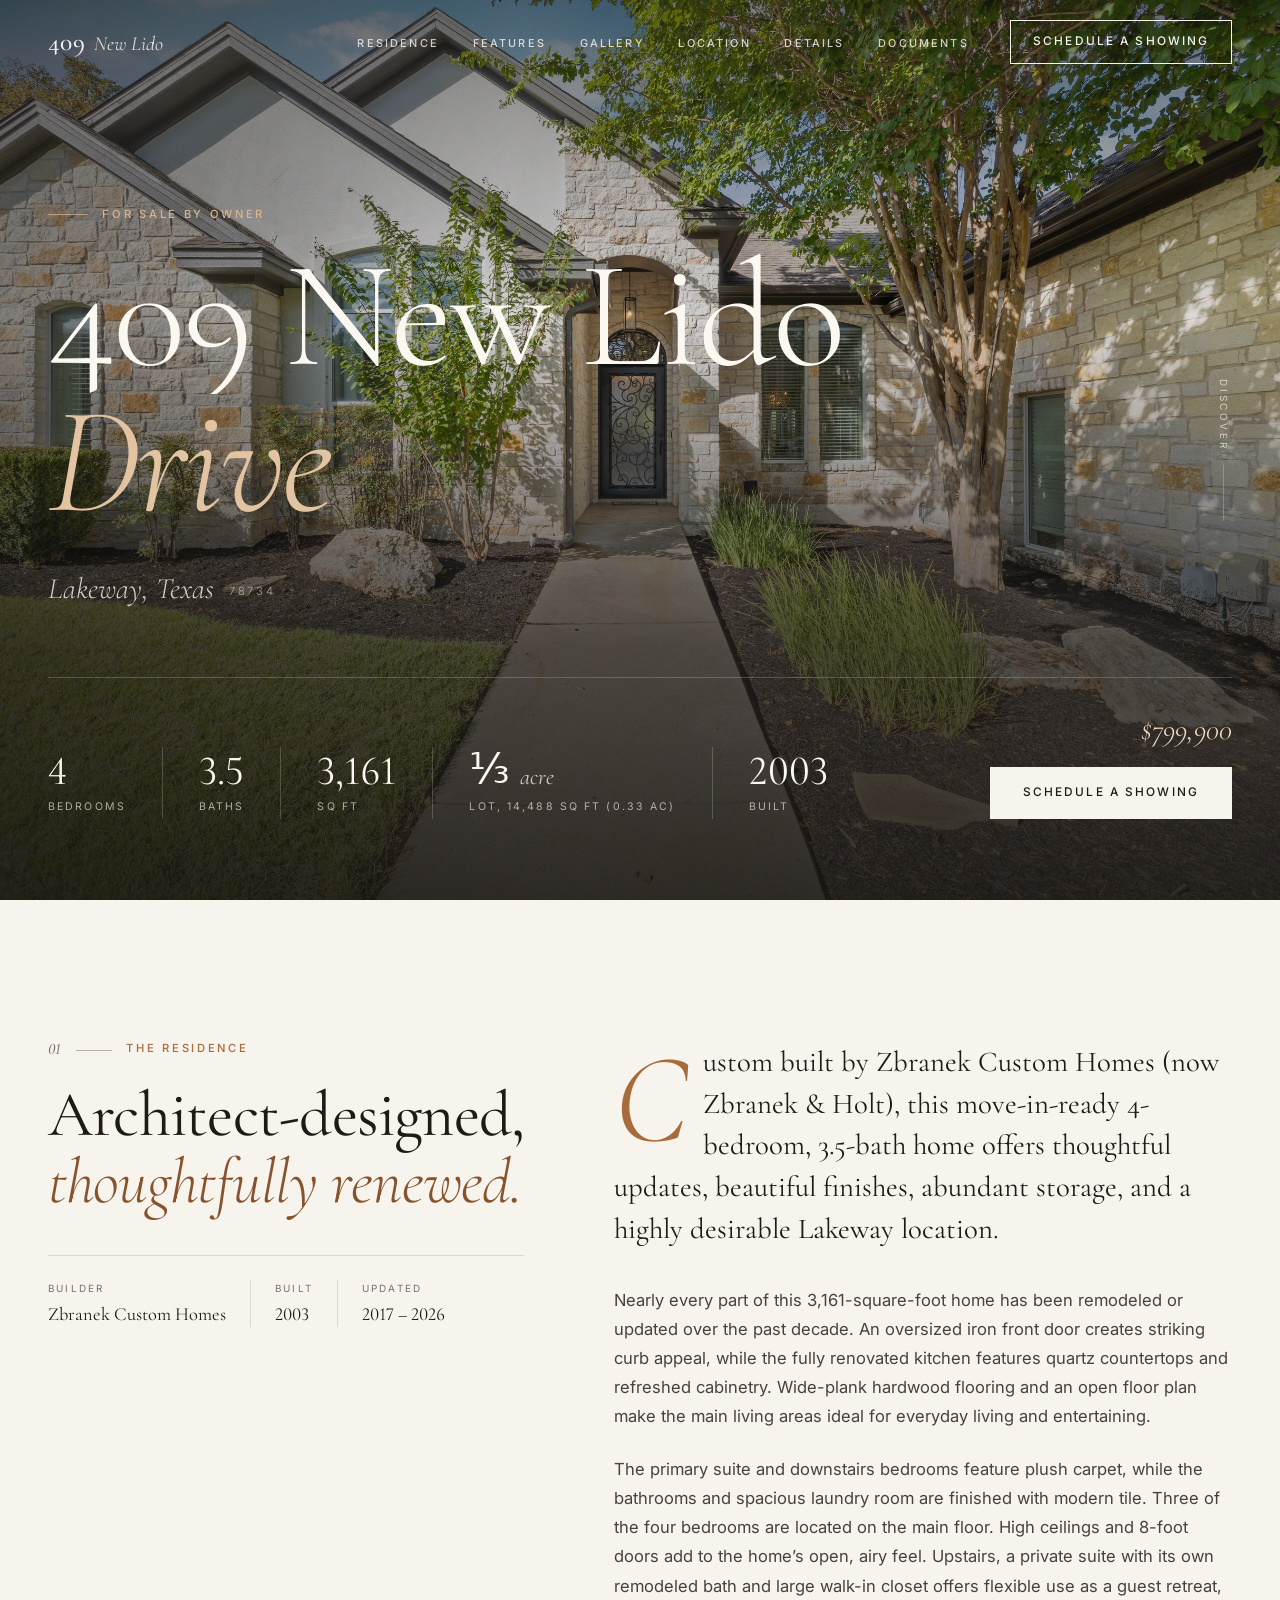
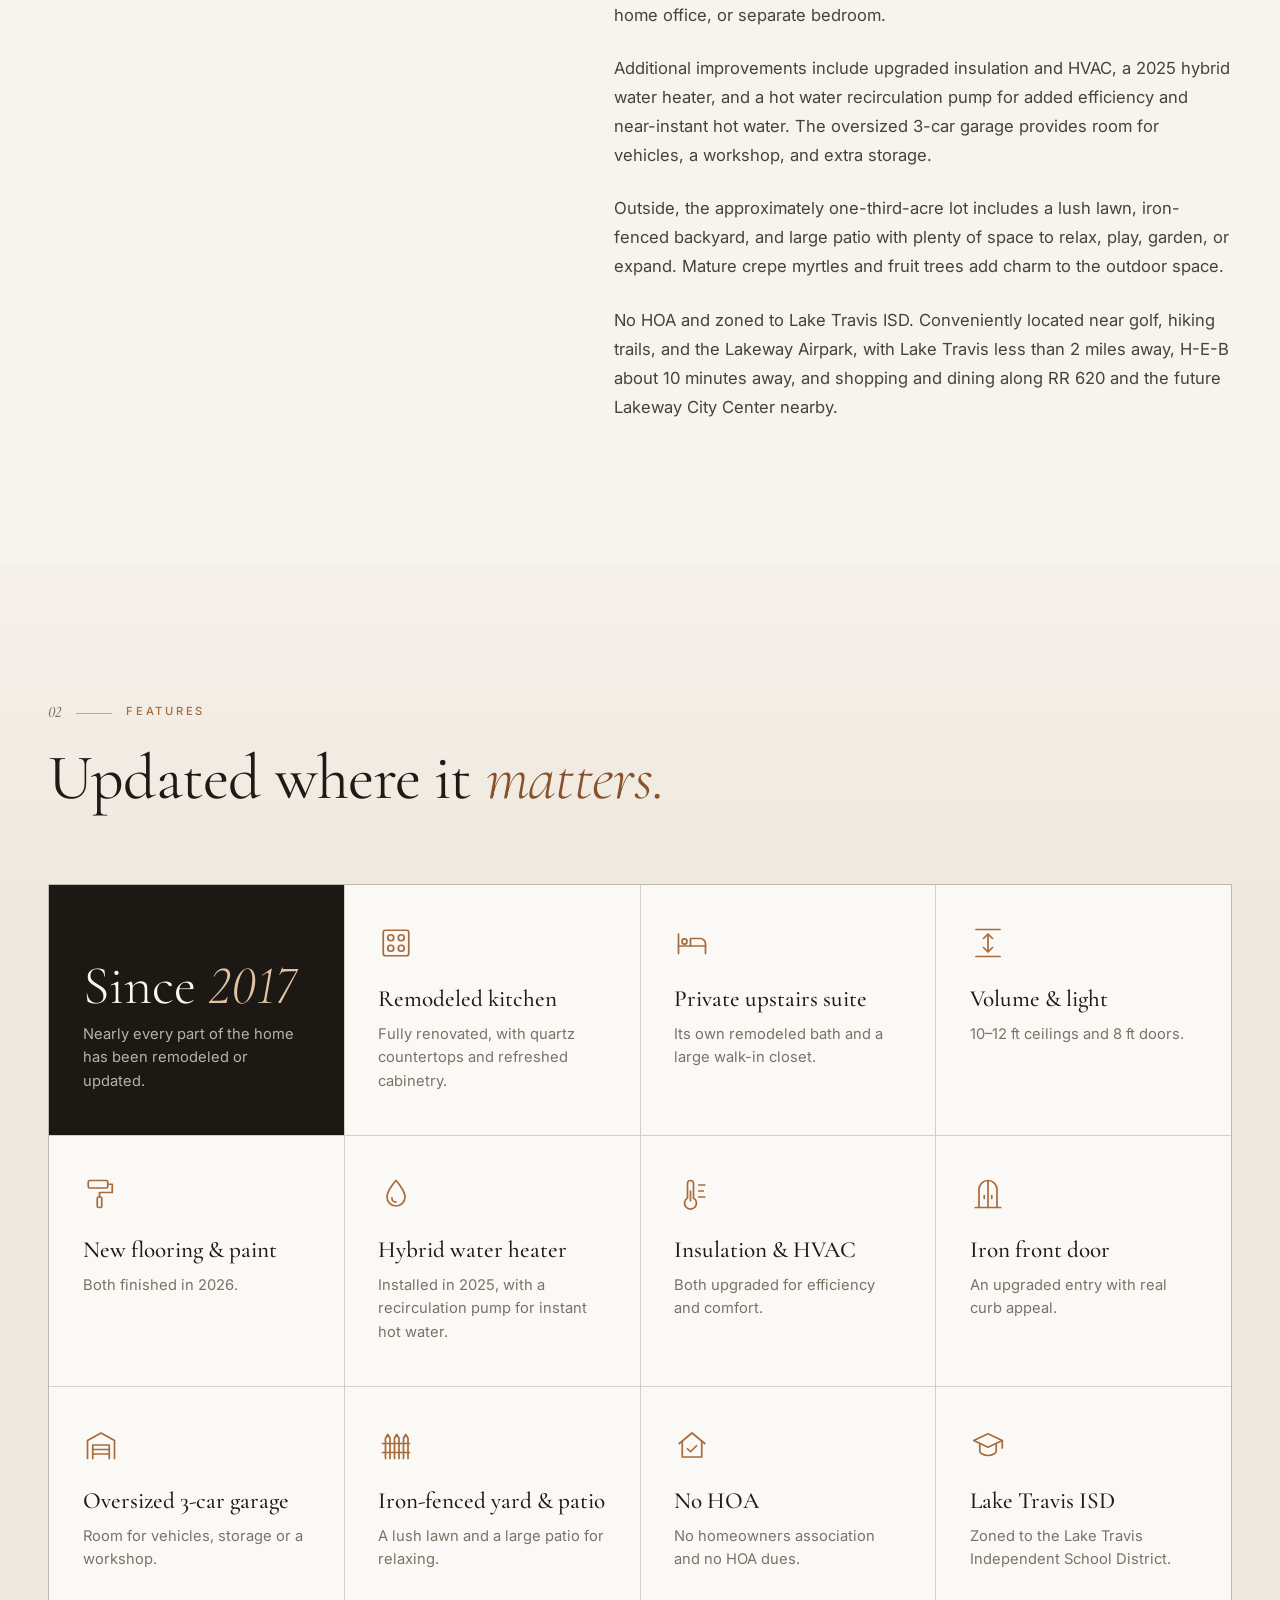
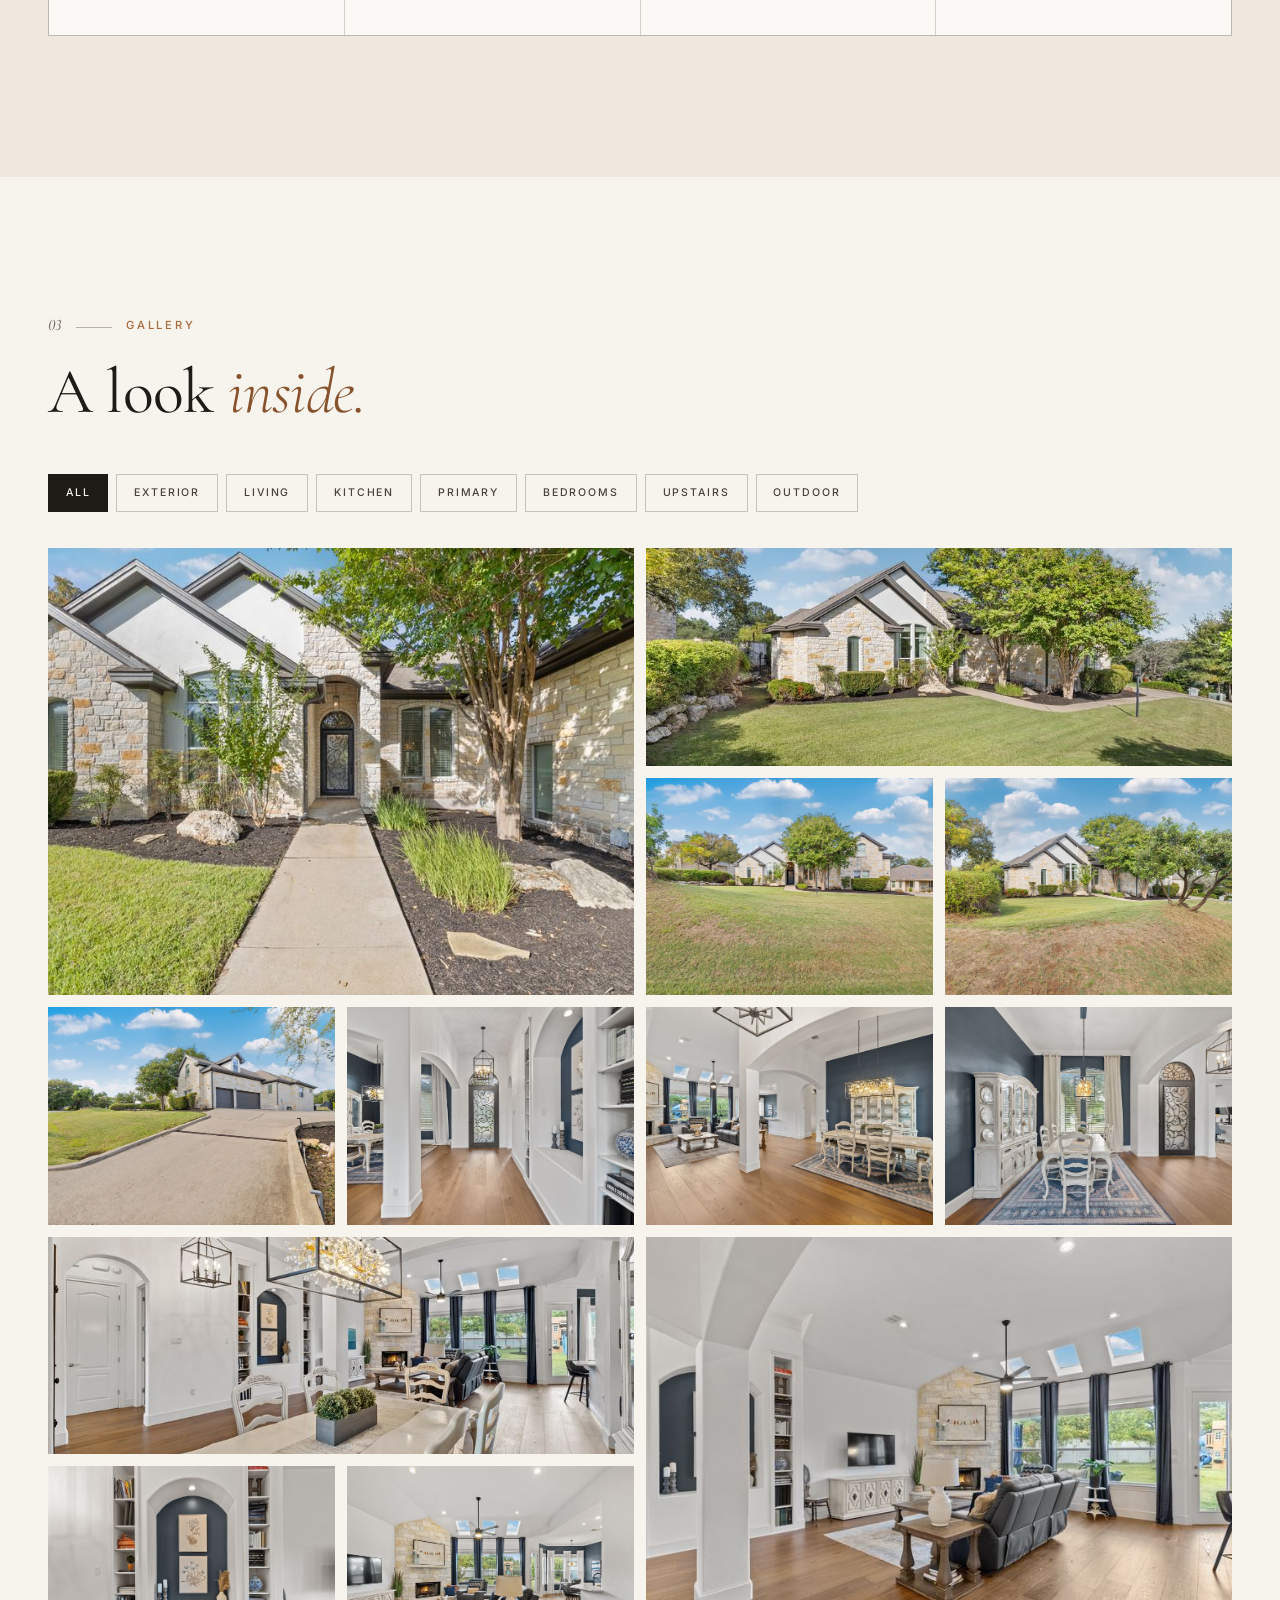
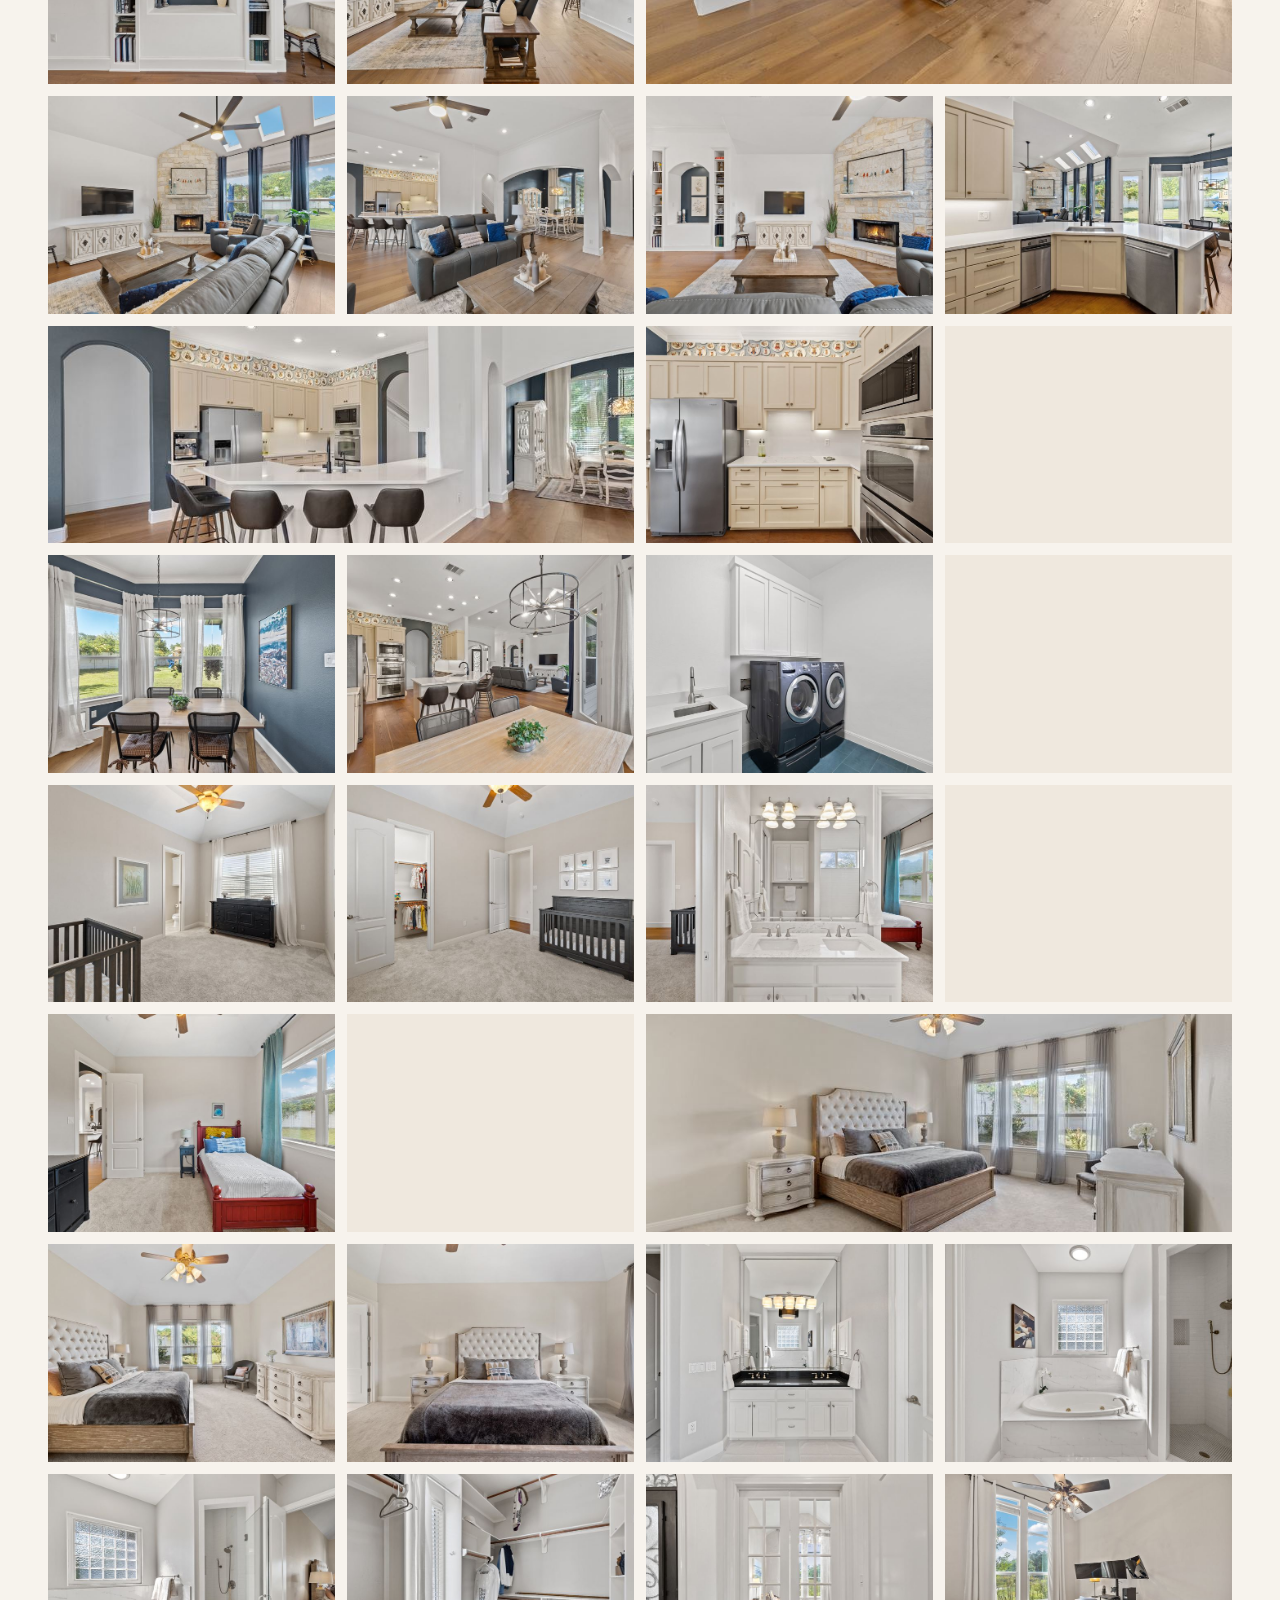
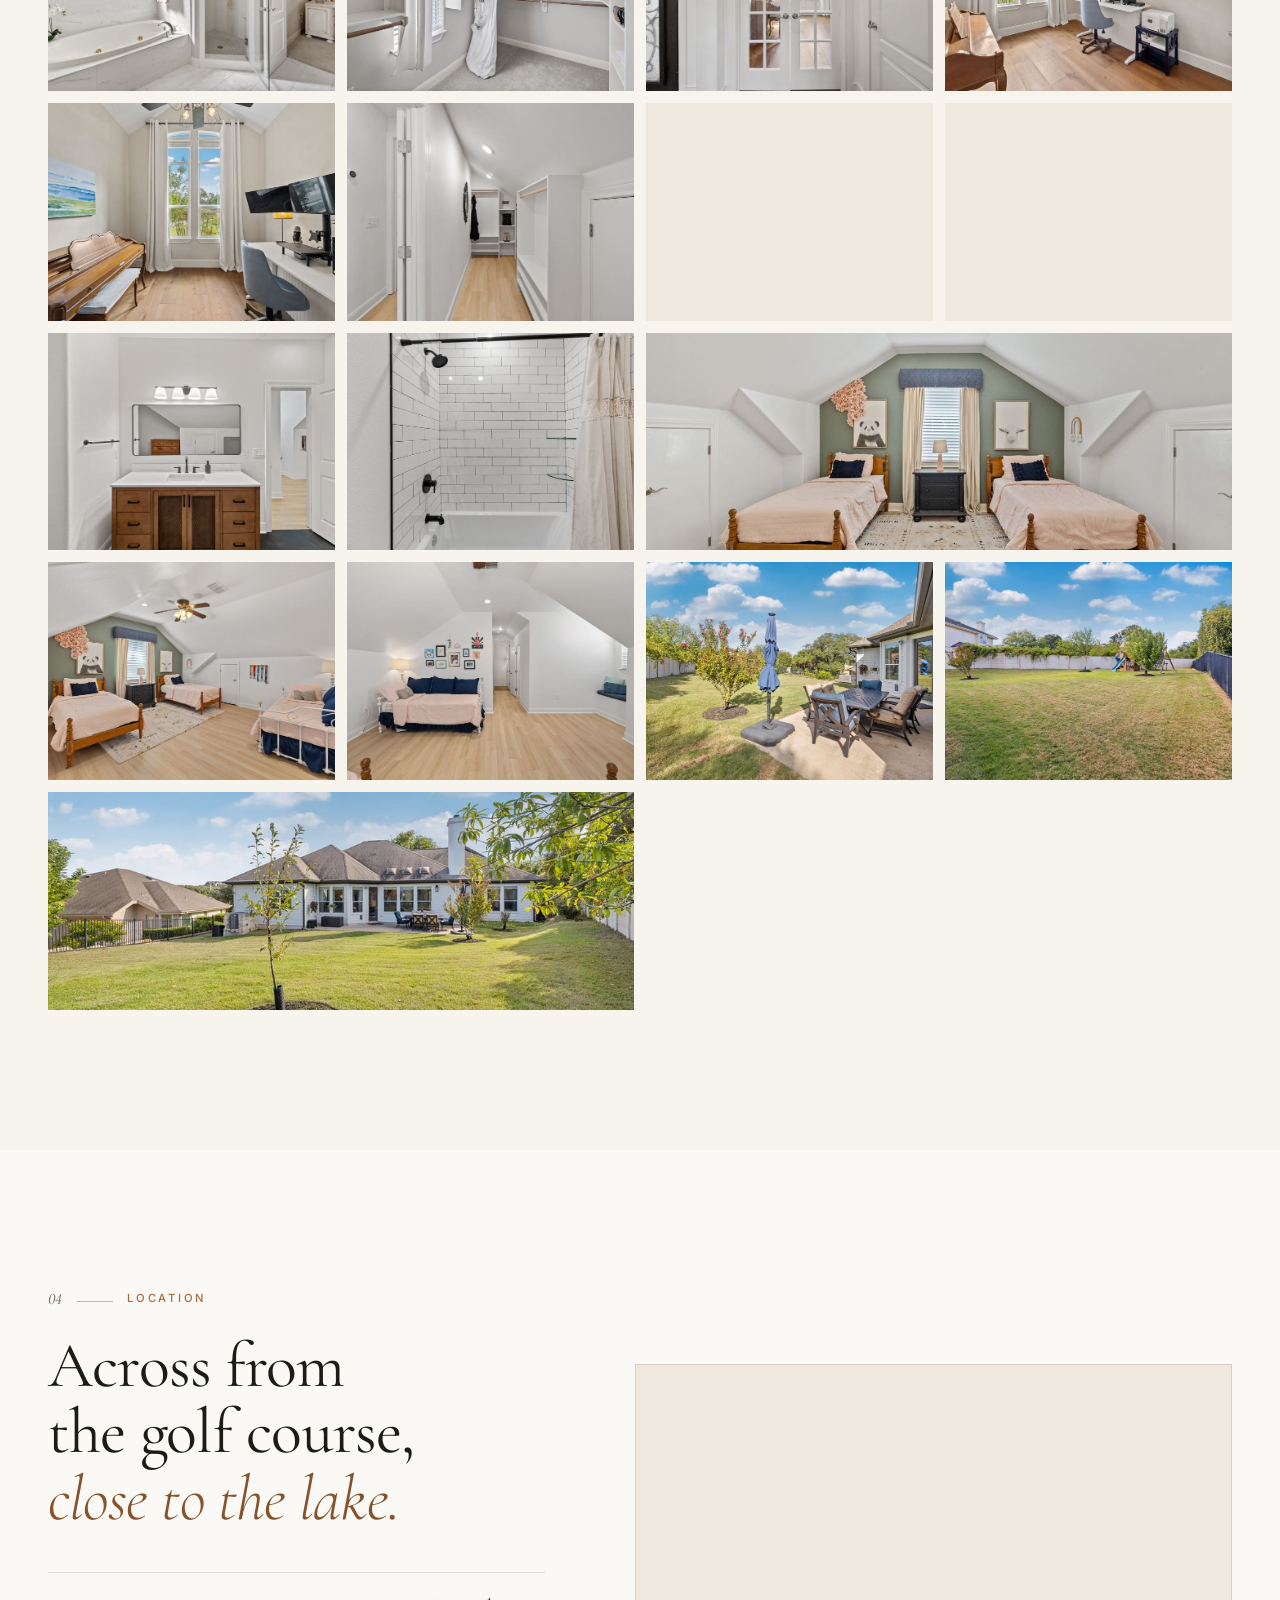
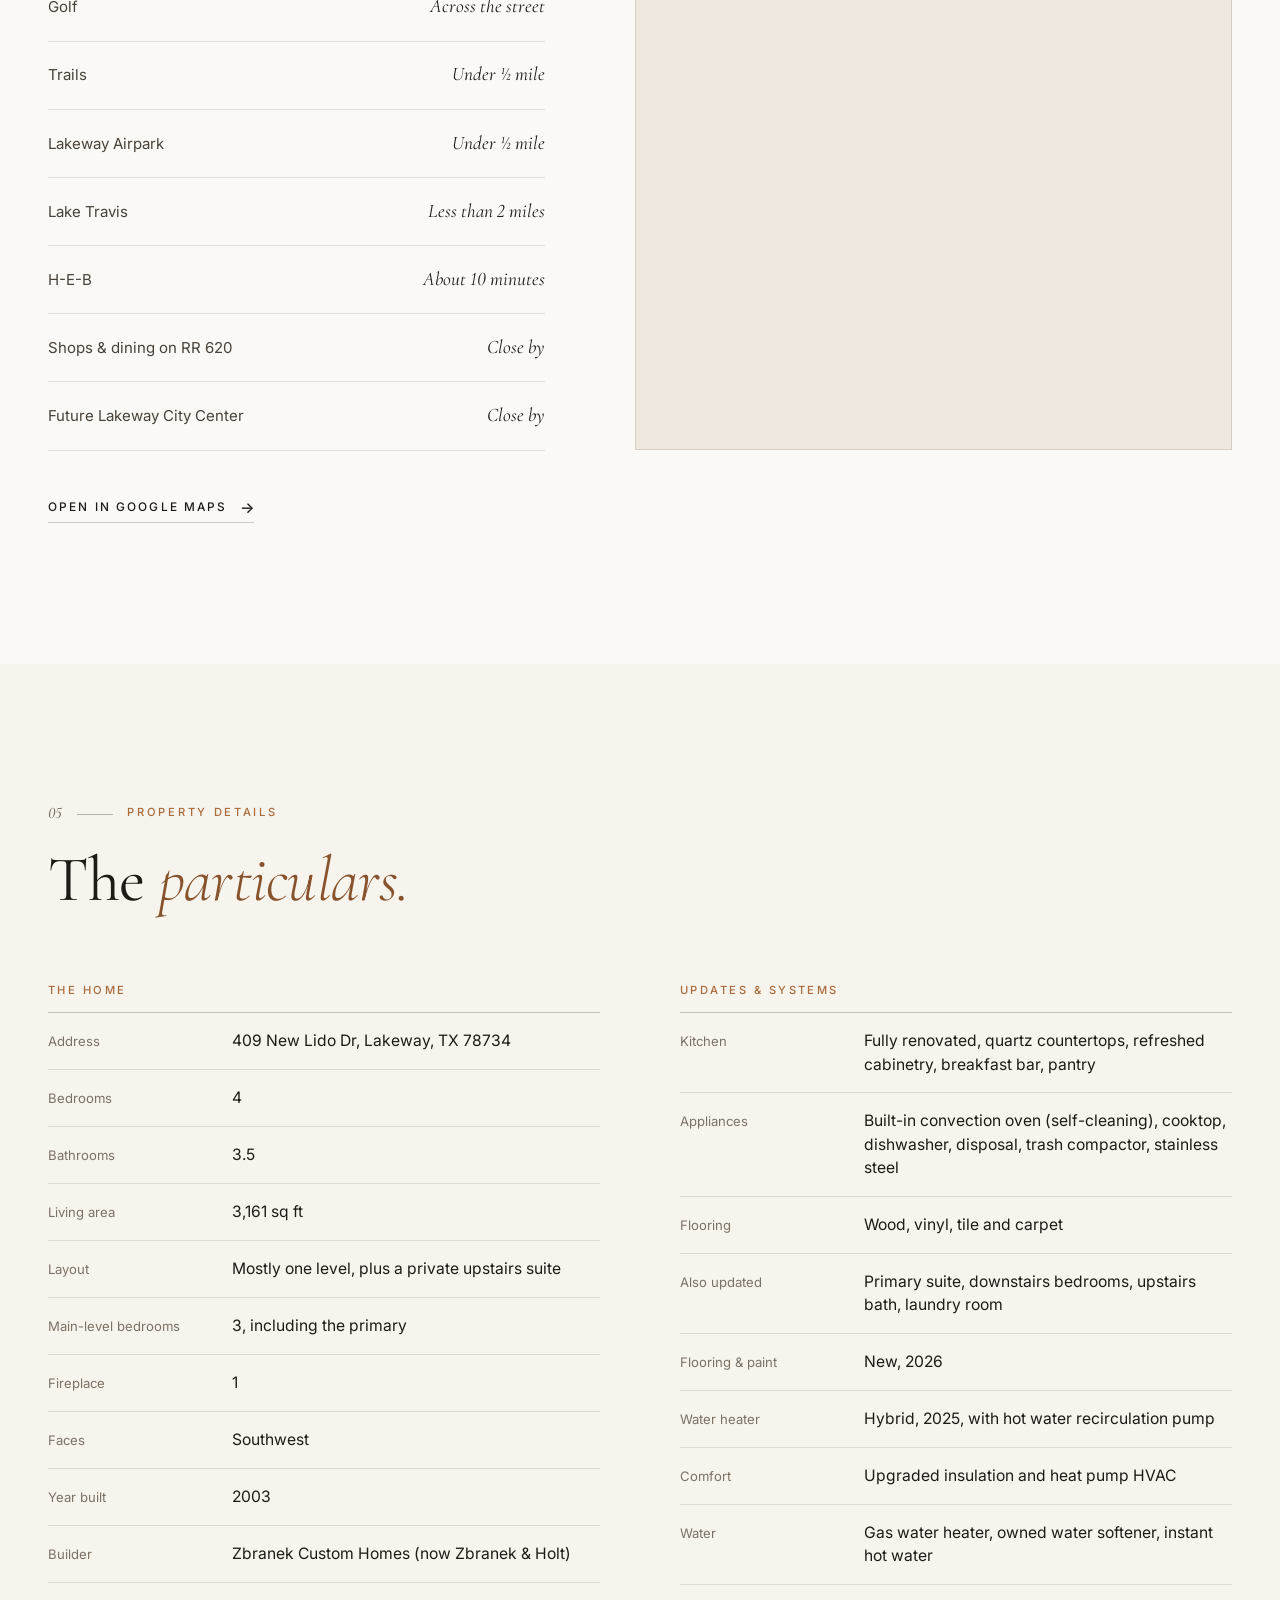
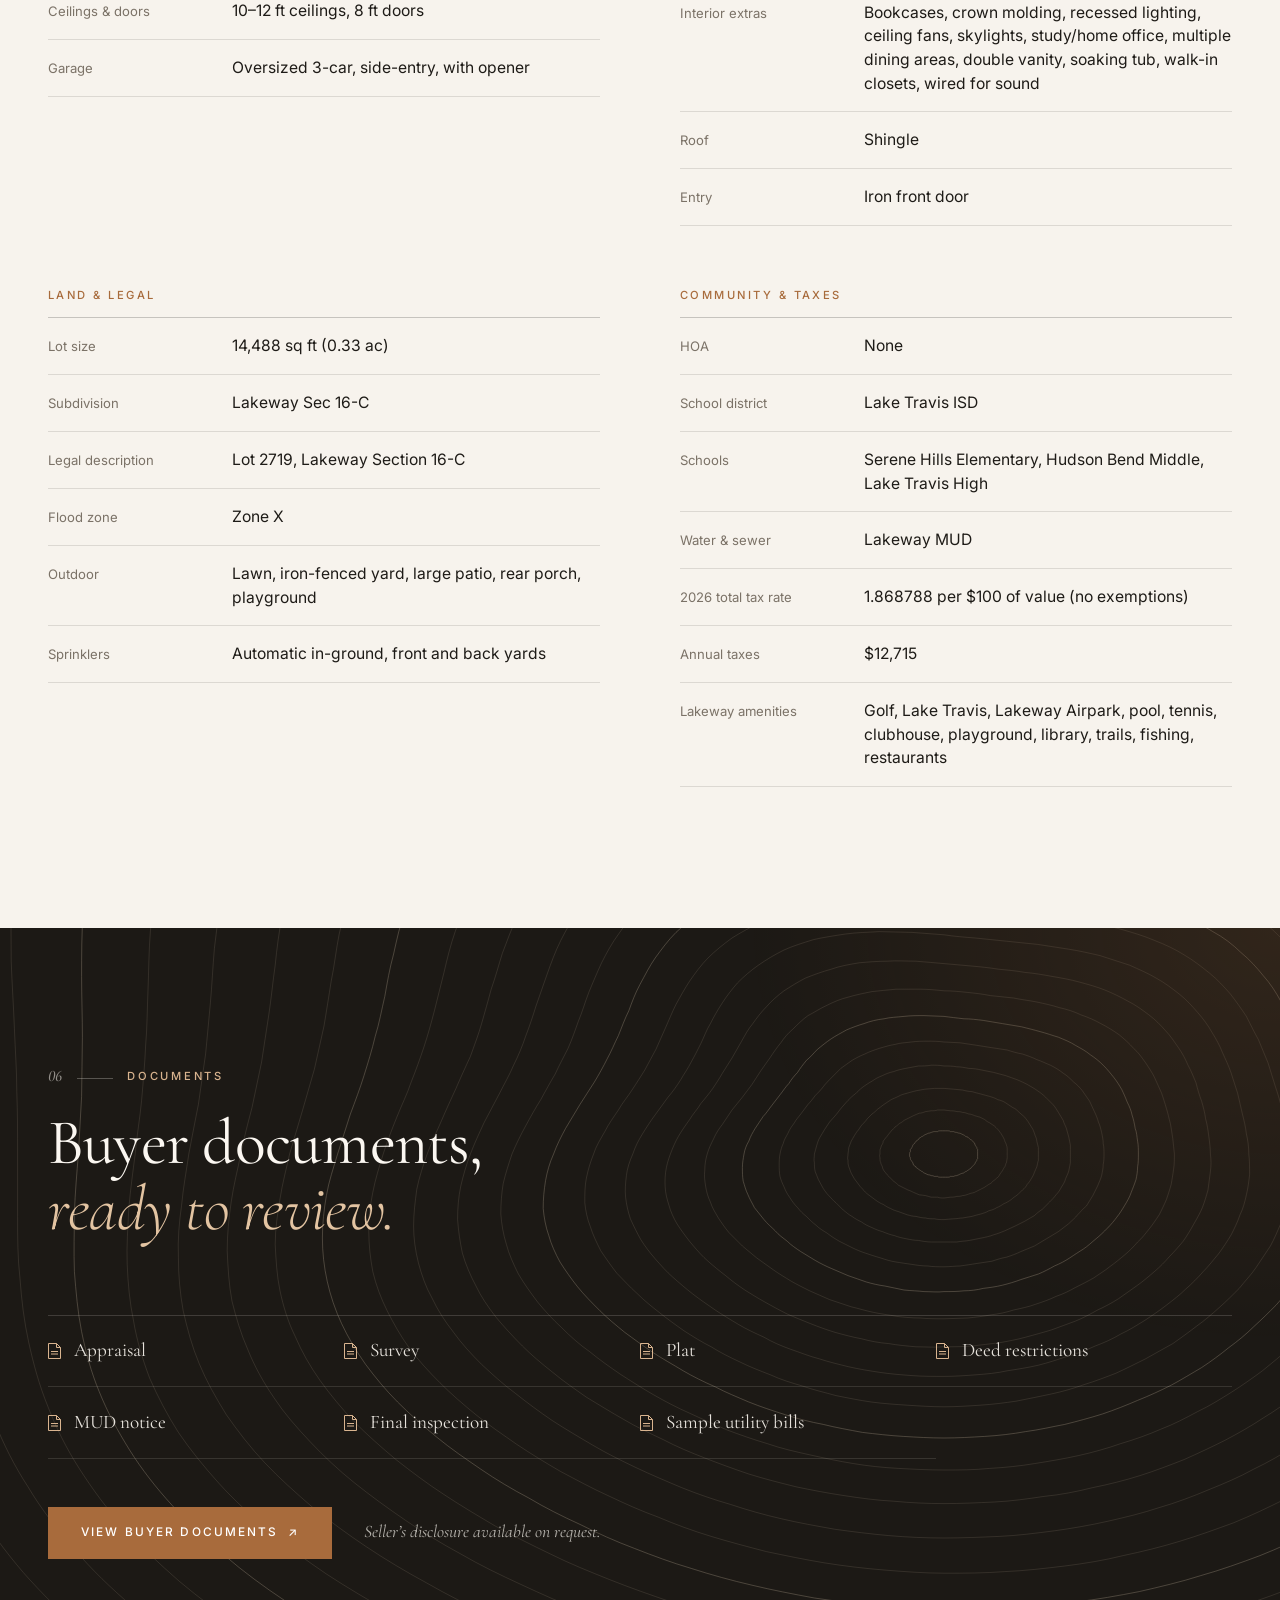
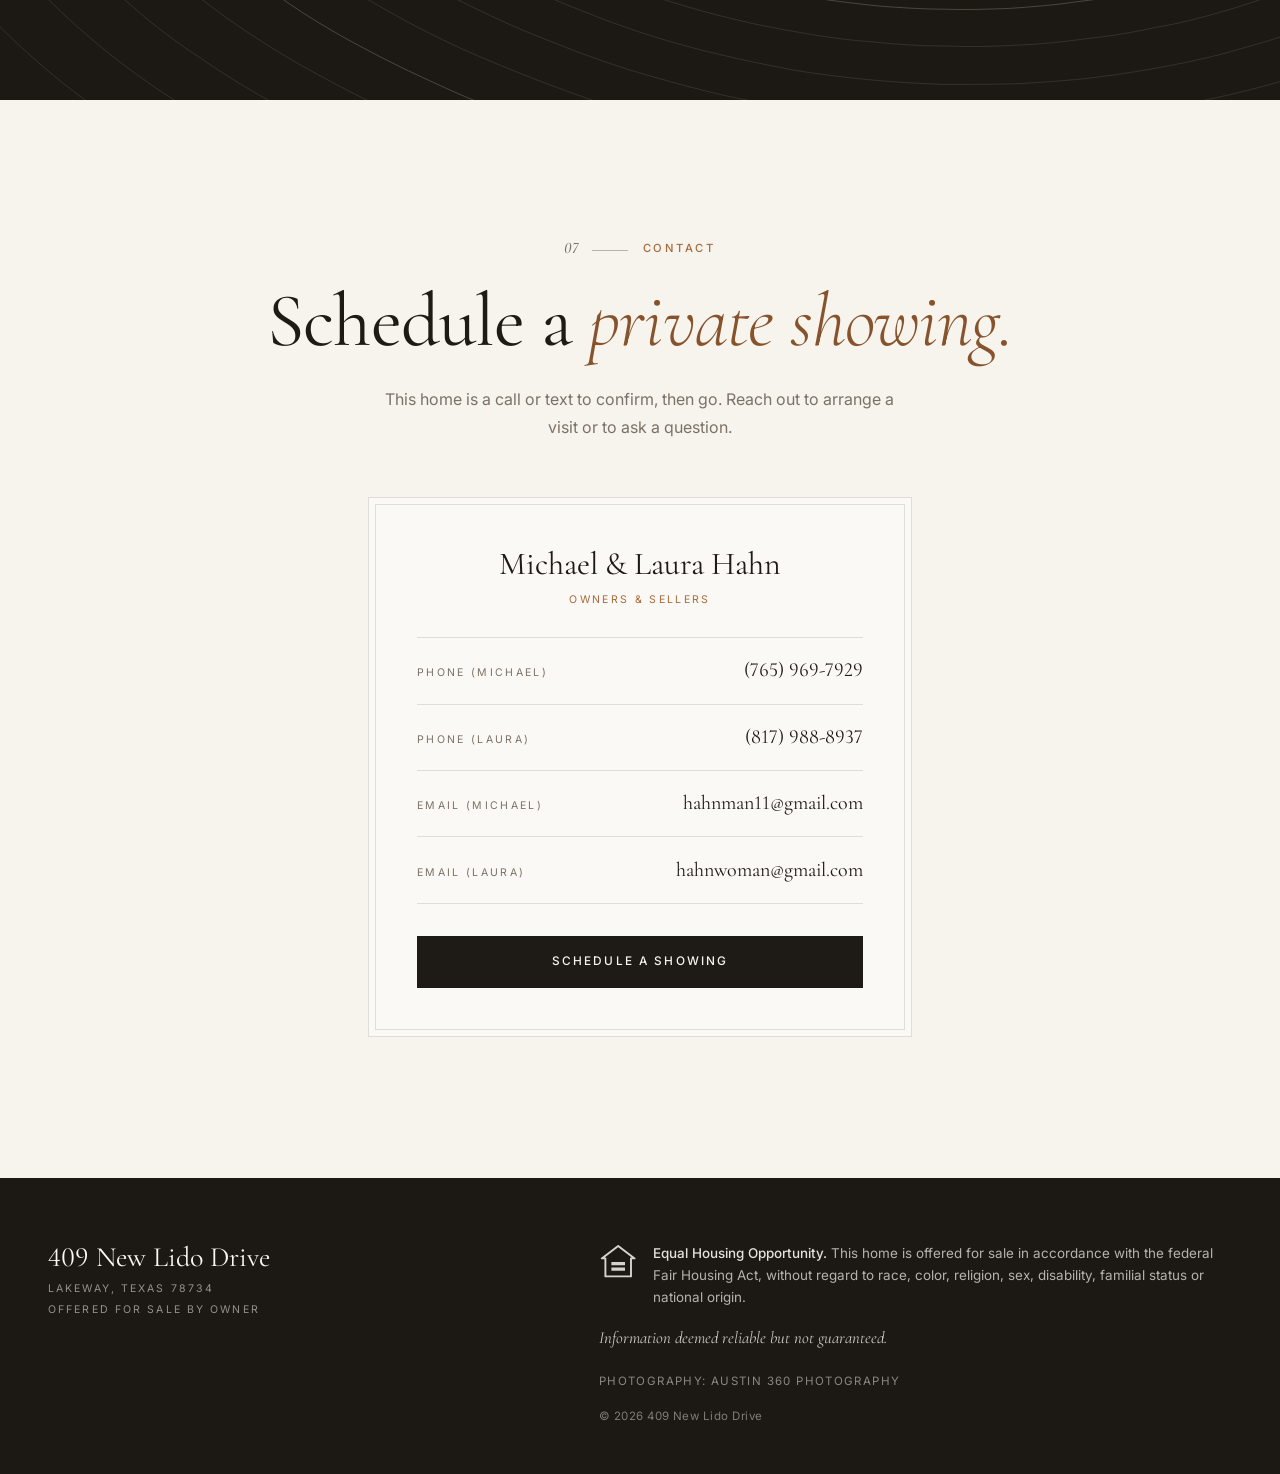
<file: index.html>
<!doctype html>
<html lang="en">
<head>
  <meta charset="utf-8">
  <meta name="viewport" content="width=device-width, initial-scale=1, viewport-fit=cover">
  <title>409 New Lido Drive, Lakeway, Texas | For Sale by Owner</title>
  <meta name="description" content="For sale by owner: 409 New Lido Dr, Lakeway, TX 78734. A custom-built 4-bedroom, 3.5-bath, 3,161 sq ft Zbranek home on about a third of an acre, extensively updated since 2017. No HOA, Lake Travis ISD.">
  <link rel="canonical" href="https://409newlido.com/">
  <meta name="theme-color" content="#1c1915">

  <!-- Open Graph / social sharing -->
  <meta property="og:type" content="website">
  <meta property="og:site_name" content="409 New Lido Drive">
  <meta property="og:url" content="https://409newlido.com/">
  <meta property="og:title" content="409 New Lido Drive · Lakeway, Texas · For Sale by Owner">
  <meta property="og:description" content="Custom-built 4 bed, 3.5 bath, 3,161 sq ft home on about a third of an acre. Extensively updated since 2017. No HOA, Lake Travis ISD.">
  <meta property="og:image" content="https://409newlido.com/images/og-card.jpg">
  <meta property="og:image:width" content="1200">
  <meta property="og:image:height" content="630">
  <meta property="og:image:alt" content="409 New Lido Drive, Lakeway, Texas: 4 bedrooms, 3.5 baths, 3,161 sq ft">
  <meta name="twitter:card" content="summary_large_image">
  <meta name="twitter:title" content="409 New Lido Drive · Lakeway, Texas">
  <meta name="twitter:description" content="Custom-built 4 bed, 3.5 bath, 3,161 sq ft home on about a third of an acre. No HOA, Lake Travis ISD.">
  <meta name="twitter:image" content="https://409newlido.com/images/og-card.jpg">

  <!-- Icons -->
  <link rel="icon" href="favicon.svg" type="image/svg+xml">
  <link rel="icon" href="favicon-32.png" sizes="32x32" type="image/png">
  <link rel="apple-touch-icon" href="apple-touch-icon.png">

  <!-- Fonts -->
  <link rel="preconnect" href="https://fonts.googleapis.com">
  <link rel="preconnect" href="https://fonts.gstatic.com" crossorigin>
  <link href="https://fonts.googleapis.com/css2?family=Cormorant+Garamond:ital,wght@0,300;0,400;0,500;1,300;1,400&family=Inter:wght@300;400;500;600&display=swap" rel="stylesheet">

  <link rel="stylesheet" href="css/styles.css">
  <script>document.documentElement.classList.add("js")</script>
</head>
<body>
  <a class="skip-link" href="#residence">Skip to content</a>

  <!-- ============================== NAVIGATION ============================== -->
  <nav class="nav" id="nav" aria-label="Primary">
    <div class="nav__inner container">
      <a class="nav__brand" href="#top" aria-label="409 New Lido Drive, back to top">
        <span class="nav__mark" aria-hidden="true">409</span>
        <span class="nav__name">New Lido</span>
      </a>
      <ul class="nav__links" id="nav-links">
        <li><a href="#residence">Residence</a></li>
        <li><a href="#features">Features</a></li>
        <li><a href="#gallery">Gallery</a></li>
        <li><a href="#location">Location</a></li>
        <li><a href="#details">Details</a></li>
        <li><a href="#documents">Documents</a></li>
        <li class="nav__cta-item"><a class="nav__cta" href="#contact">Schedule a showing</a></li>
      </ul>
      <button class="nav__toggle" id="nav-toggle" aria-label="Open menu" aria-expanded="false" aria-controls="nav-links">
        <span></span><span></span>
      </button>
    </div>
  </nav>

  <!-- ================================= HERO ================================= -->
  <header class="hero" id="top">
    <div class="hero__bg" aria-hidden="true">
      <div class="hero__photo" id="hero-photo"></div>
      <img class="hero__contours" src="images/contours.svg" alt="" width="1600" height="1000">
      <div class="hero__grain"></div>
    </div>

    <div class="hero__inner container">
      <p class="eyebrow eyebrow--light hero__eyebrow"><span class="rule"></span>For sale by owner</p>
      <h1 class="hero__title">
        <span class="line"><span>409 New Lido</span></span>
        <span class="line"><span><em>Drive</em></span></span>
      </h1>
      <p class="hero__place">Lakeway, Texas <span>78734</span></p>

      <div class="hero__bottom">
        <ul class="hero__stats" aria-label="Key facts">
          <li><strong>4</strong><span>Bedrooms</span></li>
          <li><strong>3.5</strong><span>Baths</span></li>
          <li><strong>3,161</strong><span>Sq ft</span></li>
          <li class="hero__stat--lot"><strong>⅓ <small>acre</small></strong><span>Lot, 14,488 sq ft (0.33 ac)</span></li>
          <li><strong>2003</strong><span>Built</span></li>
        </ul>

        <div class="hero__offer">
          <!-- =====================================================================
               PRICE — EDIT HERE (this is the only place the price appears).
               Replace "Price upon request" with the asking price, e.g. "$1,250,000".
               ===================================================================== -->
          <p class="hero__price" id="price">$799,900</p>
          <!-- ===================== END PRICE ===================== -->
          <a class="btn btn--light" href="#contact">Schedule a showing</a>
        </div>
      </div>
    </div>

    <a class="hero__scroll" href="#residence" aria-label="Scroll to the residence">
      <span>Discover</span><i aria-hidden="true"></i>
    </a>
  </header>

  <main>
    <!-- ============================== DESCRIPTION ============================= -->
    <section class="section residence" id="residence">
      <div class="container residence__grid">
        <div class="residence__intro reveal">
          <p class="eyebrow"><span class="num">01</span>The Residence</p>
          <h2 class="display"><span class="nowrap">Architect-designed,</span> <em>thoughtfully renewed.</em></h2>
          <dl class="residence__facts">
            <div><dt>Builder</dt><dd>Zbranek Custom Homes</dd></div>
            <div><dt>Built</dt><dd>2003</dd></div>
            <div><dt>Updated</dt><dd>2017 – 2026</dd></div>
          </dl>
        </div>

        <div class="residence__copy prose">
          <p class="lead reveal">Custom built by Zbranek Custom Homes (now Zbranek &amp; Holt), this move-in-ready 4-bedroom, 3.5-bath home offers thoughtful updates, beautiful finishes, abundant storage, and a highly desirable Lakeway location.</p>

          <p class="reveal">Nearly every part of this 3,161-square-foot home has been remodeled or updated over the past decade. An oversized iron front door creates striking curb appeal, while the fully renovated kitchen features quartz countertops and refreshed cabinetry. Wide-plank hardwood flooring and an open floor plan make the main living areas ideal for everyday living and entertaining.</p>

          <p class="reveal">The primary suite and downstairs bedrooms feature plush carpet, while the bathrooms and spacious laundry room are finished with modern tile. Three of the four bedrooms are located on the main floor. High ceilings and 8-foot doors add to the home’s open, airy feel. Upstairs, a private suite with its own remodeled bath and large walk-in closet offers flexible use as a guest retreat, home office, or separate bedroom.</p>

          <p class="reveal">Additional improvements include upgraded insulation and HVAC, a 2025 hybrid water heater, and a hot water recirculation pump for added efficiency and near-instant hot water. The oversized 3-car garage provides room for vehicles, a workshop, and extra storage.</p>

          <p class="reveal">Outside, the approximately one-third-acre lot includes a lush lawn, iron-fenced backyard, and large patio with plenty of space to relax, play, garden, or expand. Mature crepe myrtles and fruit trees add charm to the outdoor space.</p>

          <p class="reveal">No HOA and zoned to Lake Travis ISD. Conveniently located near golf, hiking trails, and the Lakeway Airpark, with Lake Travis less than 2 miles away, H-E-B about 10 minutes away, and shopping and dining along RR 620 and the future Lakeway City Center nearby.</p>
        </div>
      </div>
    </section>

    <!-- =============================== FEATURES =============================== -->
    <section class="section features" id="features">
      <div class="container">
        <header class="section__head reveal">
          <p class="eyebrow"><span class="num">02</span>Features</p>
          <h2 class="display">Updated where it <em>matters.</em></h2>
        </header>

        <ul class="features__grid">
          <li class="feature feature--accent reveal">
            <span class="feature__big">Since <em>2017</em></span>
            <p>Nearly every part of the home has been remodeled or updated.</p>
          </li>
          <li class="feature reveal">
            <svg class="icon" viewBox="0 0 24 24" aria-hidden="true"><rect x="3.5" y="3.5" width="17" height="17" rx="1.5"/><circle cx="8.5" cy="8.5" r="2"/><circle cx="15.5" cy="8.5" r="2"/><circle cx="8.5" cy="15.5" r="2"/><circle cx="15.5" cy="15.5" r="2"/></svg>
            <h3>Remodeled kitchen</h3>
            <p>Fully renovated, with quartz countertops and refreshed cabinetry.</p>
          </li>
          <li class="feature reveal">
            <svg class="icon" viewBox="0 0 24 24" aria-hidden="true"><path d="M3 19V6"/><path d="M3 14h18v5"/><path d="M21 14v-1.5A3.5 3.5 0 0 0 17.5 9H11v5"/><circle cx="7" cy="11" r="1.7"/></svg>
            <h3>Private upstairs suite</h3>
            <p>Its own remodeled bath and a large walk-in closet.</p>
          </li>
          <li class="feature reveal">
            <svg class="icon" viewBox="0 0 24 24" aria-hidden="true"><path d="M4 3h16M4 21h16"/><path d="M12 6.5v11"/><path d="m9 9 3-3 3 3M9 15l3 3 3-3"/></svg>
            <h3>Volume &amp; light</h3>
            <p>10–12 ft ceilings and 8 ft doors.</p>
          </li>
          <li class="feature reveal">
            <svg class="icon" viewBox="0 0 24 24" aria-hidden="true"><rect x="3.5" y="3" width="13" height="5" rx="1"/><path d="M16.5 5.5h3V11H11v3"/><rect x="9.5" y="14" width="3" height="7" rx=".8"/></svg>
            <h3>New flooring &amp; paint</h3>
            <p>Both finished in 2026.</p>
          </li>
          <li class="feature reveal">
            <svg class="icon" viewBox="0 0 24 24" aria-hidden="true"><path d="M12 3s-6 6.4-6 11a6 6 0 0 0 12 0c0-4.6-6-11-6-11z"/><path d="M9.3 14.6A2.8 2.8 0 0 0 12 17.4"/></svg>
            <h3>Hybrid water heater</h3>
            <p>Installed in 2025, with a recirculation pump for instant hot water.</p>
          </li>
          <li class="feature reveal">
            <svg class="icon" viewBox="0 0 24 24" aria-hidden="true"><path d="M13 14.6V5a2 2 0 0 0-4 0v9.6a4 4 0 1 0 4 0z"/><path d="M11 10v6.5"/><path d="M16.5 6h4M16.5 10h3M16.5 14h4"/></svg>
            <h3>Insulation &amp; HVAC</h3>
            <p>Both upgraded for efficiency and comfort.</p>
          </li>
          <li class="feature reveal">
            <svg class="icon" viewBox="0 0 24 24" aria-hidden="true"><path d="M6 21V9a6 6 0 0 1 12 0v12"/><path d="M3.5 21h17"/><path d="M12 3v18"/><path d="M9.5 13v2M14.5 13v2"/></svg>
            <h3>Iron front door</h3>
            <p>An upgraded entry with real curb appeal.</p>
          </li>
          <li class="feature reveal">
            <svg class="icon" viewBox="0 0 24 24" aria-hidden="true"><path d="M3 21V9l9-5 9 5v12"/><path d="M6.5 21v-9h11v9"/><path d="M6.5 15h11M6.5 18h11"/></svg>
            <h3>Oversized 3-car garage</h3>
            <p>Room for vehicles, storage or a workshop.</p>
          </li>
          <li class="feature reveal">
            <svg class="icon" viewBox="0 0 24 24" aria-hidden="true"><path d="M5 21V7.5L6.5 5 8 7.5V21M11 21V7.5L12.5 5 14 7.5V21M17 21V7.5L18.5 5 20 7.5V21"/><path d="M3 11h18M3 17h18"/></svg>
            <h3>Iron-fenced yard &amp; patio</h3>
            <p>A lush lawn and a large patio for relaxing.</p>
          </li>
          <li class="feature reveal">
            <svg class="icon" viewBox="0 0 24 24" aria-hidden="true"><path d="M3.5 11 12 4l8.5 7"/><path d="M5.5 9.5V20h13V9.5"/><path d="m9 14.5 2 2 4-4"/></svg>
            <h3>No HOA</h3>
            <p>No homeowners association and no HOA dues.</p>
          </li>
          <li class="feature reveal">
            <svg class="icon" viewBox="0 0 24 24" aria-hidden="true"><path d="M2.5 9 12 4.5 21.5 9 12 13.5z"/><path d="M6.5 11v5c0 1.5 2.5 3 5.5 3s5.5-1.5 5.5-3v-5"/><path d="M21.5 9v5"/></svg>
            <h3>Lake Travis ISD</h3>
            <p>Zoned to the Lake Travis Independent School District.</p>
          </li>
        </ul>
      </div>
    </section>

    <!-- =============================== GALLERY ================================
         Photos, captions, filter groups and the hero path live in js/photos.js.
         Image files: images/full/ (≈2400px) and images/thumbs/ (≈800px).
         ======================================================================== -->
    <section class="section gallery" id="gallery">
      <div class="container">
        <header class="section__head section__head--split reveal">
          <div>
            <p class="eyebrow"><span class="num">03</span>Gallery</p>
            <h2 class="display">A look <em>inside.</em></h2>
          </div>
        </header>
        <div class="gallery__filters reveal" id="gallery-filters" role="toolbar" aria-label="Filter photos by room"></div>
        <div class="gallery__grid" id="gallery-grid"></div>
        <noscript><p class="section__note">Enable JavaScript to view the photo gallery.</p></noscript>
      </div>
    </section>

    <!-- =============================== LOCATION =============================== -->
    <section class="section location" id="location">
      <div class="container location__grid">
        <div class="location__copy">
          <header class="reveal">
            <p class="eyebrow"><span class="num">04</span>Location</p>
            <h2 class="display">Across from the golf course, <em>close to the lake.</em></h2>
          </header>
          <ul class="distances reveal">
            <li><span>Golf</span><strong>Across the street</strong></li>
            <li><span>Trails</span><strong>Under ½ mile</strong></li>
            <li><span>Lakeway Airpark</span><strong>Under ½ mile</strong></li>
            <li><span>Lake Travis</span><strong>Less than 2 miles</strong></li>
            <li><span>H-E-B</span><strong>About 10 minutes</strong></li>
            <li><span>Shops &amp; dining on RR 620</span><strong>Close by</strong></li>
            <li><span>Future Lakeway City Center</span><strong>Close by</strong></li>
          </ul>
          <a class="link-arrow reveal" href="https://www.google.com/maps/search/?api=1&amp;query=409+New+Lido+Dr,+Lakeway,+TX+78734" target="_blank" rel="noopener">Open in Google Maps</a>
        </div>
        <div class="location__map reveal">
          <iframe title="Map of 409 New Lido Dr, Lakeway, TX 78734"
            src="https://maps.google.com/maps?q=409+New+Lido+Dr,+Lakeway,+TX+78734&amp;z=14&amp;output=embed"
            loading="lazy" referrerpolicy="no-referrer-when-downgrade" allowfullscreen></iframe>
        </div>
      </div>
    </section>

    <!-- ============================ PROPERTY DETAILS =========================== -->
    <section class="section details" id="details">
      <div class="container">
        <header class="section__head reveal">
          <p class="eyebrow"><span class="num">05</span>Property Details</p>
          <h2 class="display">The <em>particulars.</em></h2>
        </header>

        <div class="details__grid">
          <div class="spec reveal">
            <h3 class="spec__title">The Home</h3>
            <dl>
              <div><dt>Address</dt><dd>409 New Lido Dr, Lakeway, TX 78734</dd></div>
              <div><dt>Bedrooms</dt><dd>4</dd></div>
              <div><dt>Bathrooms</dt><dd>3.5</dd></div>
              <div><dt>Living area</dt><dd>3,161 sq ft</dd></div>
              <div><dt>Layout</dt><dd>Mostly one level, plus a private upstairs suite</dd></div>
              <div><dt>Main-level bedrooms</dt><dd>3, including the primary</dd></div>
              <div><dt>Fireplace</dt><dd>1</dd></div>
              <div><dt>Faces</dt><dd>Southwest</dd></div>
              <div><dt>Year built</dt><dd>2003</dd></div>
              <div><dt>Builder</dt><dd>Zbranek Custom Homes (now Zbranek &amp; Holt)</dd></div>
              <div><dt>Ceilings &amp; doors</dt><dd>10–12 ft ceilings, 8 ft doors</dd></div>
              <div><dt>Garage</dt><dd>Oversized 3-car, side-entry, with opener</dd></div>
            </dl>
          </div>

          <div class="spec reveal">
            <h3 class="spec__title">Updates &amp; Systems</h3>
            <dl>
              <div><dt>Kitchen</dt><dd>Fully renovated, quartz countertops, refreshed cabinetry, breakfast bar, pantry</dd></div>
              <div><dt>Appliances</dt><dd>Built-in convection oven (self-cleaning), cooktop, dishwasher, disposal, trash compactor, stainless steel</dd></div>
              <div><dt>Flooring</dt><dd>Wood, vinyl, tile and carpet</dd></div>
              <div><dt>Also updated</dt><dd>Primary suite, downstairs bedrooms, upstairs bath, laundry room</dd></div>
              <div><dt>Flooring &amp; paint</dt><dd>New, 2026</dd></div>
              <div><dt>Water heater</dt><dd>Hybrid, 2025, with hot water recirculation pump</dd></div>
              <div><dt>Comfort</dt><dd>Upgraded insulation and heat pump HVAC</dd></div>
              <div><dt>Water</dt><dd>Gas water heater, owned water softener, instant hot water</dd></div>
              <div><dt>Interior extras</dt><dd>Bookcases, crown molding, recessed lighting, ceiling fans, skylights, study/home office, multiple dining areas, double vanity, soaking tub, walk-in closets, wired for sound</dd></div>
              <div><dt>Roof</dt><dd>Shingle</dd></div>
              <div><dt>Entry</dt><dd>Iron front door</dd></div>
            </dl>
          </div>

          <div class="spec reveal">
            <h3 class="spec__title">Land &amp; Legal</h3>
            <dl>
              <div><dt>Lot size</dt><dd>14,488 sq ft (0.33 ac)</dd></div>
              <div><dt>Subdivision</dt><dd>Lakeway Sec 16-C</dd></div>
              <div><dt>Legal description</dt><dd>Lot 2719, Lakeway Section 16-C</dd></div>
              <div><dt>Flood zone</dt><dd>Zone X</dd></div>
              <div><dt>Outdoor</dt><dd>Lawn, iron-fenced yard, large patio, rear porch, playground</dd></div>
              <div><dt>Sprinklers</dt><dd>Automatic in-ground, front and back yards</dd></div>
            </dl>
          </div>

          <div class="spec reveal">
            <h3 class="spec__title">Community &amp; Taxes</h3>
            <dl>
              <div><dt>HOA</dt><dd>None</dd></div>
              <div><dt>School district</dt><dd>Lake Travis ISD</dd></div>
              <div><dt>Schools</dt><dd>Serene Hills Elementary, Hudson Bend Middle, Lake Travis High</dd></div>
              <div><dt>Water &amp; sewer</dt><dd>Lakeway MUD</dd></div>
              <div><dt>2026 total tax rate</dt><dd>1.868788 per $100 of value (no exemptions)</dd></div>
              <div><dt>Annual taxes</dt><dd>$12,715</dd></div>
              <div><dt>Lakeway amenities</dt><dd>Golf, Lake Travis, Lakeway Airpark, pool, tennis, clubhouse, playground, library, trails, fishing, restaurants</dd></div>
            </dl>
          </div>
        </div>
      </div>
    </section>

    <!-- =============================== DOCUMENTS ============================== -->
    <section class="section documents" id="documents">
      <div class="documents__bg" aria-hidden="true"></div>
      <div class="container documents__inner">
        <header class="section__head reveal">
          <p class="eyebrow eyebrow--light"><span class="num">06</span>Documents</p>
          <h2 class="display">Buyer documents, <em>ready to review.</em></h2>
        </header>

        <ul class="docs reveal">
          <li>Appraisal</li>
          <li>Survey</li>
          <li>Plat</li>
          <li>Deed restrictions</li>
          <li>MUD notice</li>
          <li>Final inspection</li>
          <li>Sample utility bills</li>
        </ul>

        <div class="documents__actions reveal">
          <!-- =====================================================================
               BUYER DOCUMENT FOLDER LINK — EDIT HERE if the folder changes.
               Make sure the Google Drive folder is shared as "Anyone with the link can view".
               ===================================================================== -->
          <a class="btn btn--accent" href="https://drive.google.com/drive/folders/1Eaab8Qq7zf1jsWYrP8cECoMVremU22ET" target="_blank" rel="noopener">
            View buyer documents <span aria-hidden="true">↗</span>
          </a>
          <p class="documents__note">Seller’s disclosure available on request.</p>
        </div>
      </div>
    </section>

    <!-- ================================ CONTACT ===============================
         CONTACT INFO — EDIT HERE. Replace every placeholder below:
           • "Michael & Laura Hahn"     → the sellers' names
           • "(765) 969-7929"       → phone (update BOTH the visible text and the tel: link)
           • "hahnman11@gmail.com"    → email (update it in BOTH mailto: links AND the visible text)
         ======================================================================== -->
    <section class="section contact" id="contact">
      <div class="container contact__inner">
        <header class="reveal">
          <p class="eyebrow"><span class="num">07</span>Contact</p>
          <h2 class="display">Schedule a <em>private showing.</em></h2>
          <p class="contact__lede">This home is a call or text to confirm, then go. Reach out to arrange a visit or to ask a question.</p>
        </header>

        <div class="contact__card reveal">
          <p class="contact__name">Michael &amp; Laura Hahn</p>
          <p class="contact__role">Owners &amp; sellers</p>
          <ul class="contact__lines">
            <li><span>Phone (Michael)</span><a href="tel:+17659697929">(765) 969-7929</a></li>
            <li><span>Phone (Laura)</span><a href="tel:+18179888937">(817) 988-8937</a></li>
            <li><span>Email (Michael)</span><a href="mailto:hahnman11@gmail.com">hahnman11@gmail.com</a></li>
            <li><span>Email (Laura)</span><a href="mailto:hahnwoman@gmail.com">hahnwoman@gmail.com</a></li>
          </ul>
          <a class="btn btn--dark contact__btn" href="mailto:hahnman11@gmail.com,hahnwoman@gmail.com?subject=Showing%20request%20%E2%80%94%20409%20New%20Lido%20Dr&amp;body=Hello%2C%0D%0A%0D%0AI%27d%20like%20to%20schedule%20a%20showing%20of%20409%20New%20Lido%20Dr%2C%20Lakeway%2C%20TX%2078734.%0D%0A%0D%0APreferred%20days%20and%20times%3A%0D%0A%0D%0AName%3A%0D%0APhone%3A%0D%0A">Schedule a showing</a>
        </div>
      </div>
    </section>
  </main>

  <!-- ================================= FOOTER ================================ -->
  <footer class="footer">
    <div class="container footer__inner">
      <div class="footer__brand">
        <p class="footer__address">409 New Lido Drive</p>
        <p class="footer__city">Lakeway, Texas 78734</p>
        <p class="footer__city">Offered for sale by owner</p>
      </div>
      <div class="footer__legal">
        <div class="eho">
          <svg viewBox="0 0 48 48" aria-hidden="true"><path d="M24 5 3.5 20.5H8V43h32V20.5h4.5z" fill="none" stroke="currentColor" stroke-width="2.4" stroke-linejoin="round"/><path d="M15.5 25h17v4h-17zM15.5 32h17v4h-17z" fill="currentColor"/></svg>
          <p><strong>Equal Housing Opportunity.</strong> This home is offered for sale in accordance with the federal Fair Housing Act, without regard to race, color, religion, sex, disability, familial status or national origin.</p>
        </div>
        <p class="footer__disclaimer">Information deemed reliable but not guaranteed.</p>
        <p class="footer__credit">Photography: Austin 360 Photography</p>
        <p class="footer__copy">© <span id="year">2026</span> 409 New Lido Drive</p>
      </div>
    </div>
  </footer>

  <!-- ================================ LIGHTBOX =============================== -->
  <div class="lightbox" id="lightbox" role="dialog" aria-modal="true" aria-label="Photo viewer" hidden>
    <button class="lightbox__close" type="button" aria-label="Close viewer">
      <svg viewBox="0 0 24 24" aria-hidden="true"><path d="M5 5l14 14M19 5 5 19"/></svg>
    </button>
    <button class="lightbox__nav lightbox__nav--prev" type="button" aria-label="Previous photo">
      <svg viewBox="0 0 24 24" aria-hidden="true"><path d="M15 4 7 12l8 8"/></svg>
    </button>
    <figure class="lightbox__figure">
      <div class="lightbox__stage" id="lightbox-stage"></div>
      <figcaption class="lightbox__caption"><span id="lightbox-caption"></span><span class="lightbox__count" id="lightbox-count"></span></figcaption>
    </figure>
    <button class="lightbox__nav lightbox__nav--next" type="button" aria-label="Next photo">
      <svg viewBox="0 0 24 24" aria-hidden="true"><path d="m9 4 8 8-8 8"/></svg>
    </button>
  </div>

  <!-- Photo list (edit this file to add photos), then the site script -->
  <script src="js/photos.js"></script>
  <script src="js/main.js" defer></script>
</body>
</html>
</file>
<file: css/styles.css>
/* =============================================================================
   409 New Lido Drive — styles
   Palette: warm ivory + stone neutrals, deep umber ink, cognac/bronze accent.
   Type: Cormorant Garamond (display) + Inter (text).
   ========================================================================== */

:root {
  --ivory: #f7f3ed;
  --paper: #fbf9f5;
  --stone: #efe8de;
  --sand: #ddd1c0;
  --taupe: #b9ab98;
  --ink: #1e1b17;
  --ink-soft: #48423a;
  --muted: #7b7267;
  --line: rgba(30, 27, 23, 0.12);
  --line-strong: rgba(30, 27, 23, 0.22);
  --accent: #a86b3c;
  --accent-deep: #87532c;
  --accent-soft: #e9d6c2;
  --night: #1c1915;
  --night-2: #26211b;

  --serif: "Cormorant Garamond", "Cormorant", Garamond, "Times New Roman", serif;
  --sans: "Inter", system-ui, -apple-system, "Segoe UI", Roboto, sans-serif;

  --container: 1240px;
  --gutter: clamp(1.25rem, 5vw, 3rem);
  --section: clamp(5.5rem, 11vw, 9.5rem);
  --nav-h: 72px;
  --ease: cubic-bezier(0.22, 0.61, 0.36, 1);
  --ease-out: cubic-bezier(0.16, 1, 0.3, 1);
}

/* ---------- Base ---------- */
*, *::before, *::after { box-sizing: border-box; }
html { -webkit-text-size-adjust: 100%; scroll-padding-top: var(--nav-h); }
@media (prefers-reduced-motion: no-preference) { html { scroll-behavior: smooth; } }
body {
  margin: 0;
  background: var(--ivory);
  color: var(--ink-soft);
  font: 400 1rem/1.75 var(--sans);
  -webkit-font-smoothing: antialiased;
  -moz-osx-font-smoothing: grayscale;
  text-rendering: optimizeLegibility;
  overflow-x: hidden;
}
body.no-scroll { overflow: hidden; }
img, svg, iframe { display: block; max-width: 100%; }
a { color: inherit; text-decoration: none; }
h1, h2, h3, p, ul, dl, dd, figure { margin: 0; }
ul { padding: 0; list-style: none; }
button { font: inherit; color: inherit; background: none; border: 0; padding: 0; cursor: pointer; }
::selection { background: var(--accent-soft); color: var(--ink); }
:focus-visible { outline: 2px solid var(--accent); outline-offset: 3px; }

.container { width: 100%; max-width: calc(var(--container) + 2 * var(--gutter)); margin-inline: auto; padding-inline: var(--gutter); }

.skip-link { position: absolute; left: 1rem; top: -3rem; z-index: 100; background: var(--ink); color: var(--ivory); padding: .6rem 1rem; font-size: .85rem; transition: top .2s; }
.skip-link:focus { top: 1rem; }

/* ---------- Type ---------- */
.eyebrow {
  display: flex; align-items: center; gap: .9rem;
  font: 500 .7rem/1 var(--sans);
  letter-spacing: .24em; text-transform: uppercase;
  color: var(--accent);
  margin-bottom: 1.6rem;
}
.eyebrow .num { font-family: var(--serif); font-size: 1rem; letter-spacing: .02em; font-style: italic; color: var(--muted); }
.eyebrow .num::after { content: ""; display: inline-block; width: 2.25rem; height: 1px; background: currentColor; opacity: .5; vertical-align: middle; margin-left: .9rem; }
.eyebrow--light { color: #d9b48f; }
.eyebrow--light .num { color: rgba(247, 243, 237, .55); }
.eyebrow .rule { display: inline-block; width: 2.5rem; height: 1px; background: currentColor; opacity: .7; }

.display {
  font-family: var(--serif);
  font-weight: 400;
  font-size: clamp(2.35rem, 5.2vw, 4rem);
  line-height: 1.04;
  letter-spacing: -.012em;
  color: var(--ink);
  text-wrap: balance;
}
.display em { font-style: italic; font-weight: 300; color: var(--accent-deep); }

.section { padding-block: var(--section); position: relative; }
.section__head { margin-bottom: clamp(2.75rem, 6vw, 4.5rem); max-width: 46rem; }
.section__head--split { max-width: none; display: flex; flex-wrap: wrap; align-items: flex-end; justify-content: space-between; gap: 1.5rem 3rem; }
.section__note { color: var(--muted); font-size: .9rem; max-width: 22rem; }

/* ---------- Buttons ---------- */
.btn {
  display: inline-flex; align-items: center; justify-content: center; gap: .6rem;
  min-height: 3.25rem; padding: .95rem 2rem;
  font: 500 .74rem/1 var(--sans); letter-spacing: .18em; text-transform: uppercase;
  border: 1px solid transparent; border-radius: 0;
  transition: background-color .35s var(--ease), color .35s var(--ease), border-color .35s var(--ease), transform .35s var(--ease);
}
.btn:hover { transform: translateY(-1px); }
.btn--light { background: var(--ivory); color: var(--ink); }
.btn--light:hover { background: #fff; }
.btn--dark { background: var(--ink); color: var(--ivory); }
.btn--dark:hover { background: var(--accent-deep); }
.btn--accent { background: var(--accent); color: #fff; }
.btn--accent:hover { background: #b97a49; }

.link-arrow {
  display: inline-flex; align-items: center; gap: .75rem;
  font: 500 .74rem/1 var(--sans); letter-spacing: .18em; text-transform: uppercase; color: var(--ink);
  padding-bottom: .45rem; border-bottom: 1px solid var(--line-strong);
  transition: color .3s, border-color .3s;
}
.link-arrow::after { content: "→"; font-size: .95rem; letter-spacing: 0; transition: transform .3s var(--ease); }
.link-arrow:hover { color: var(--accent-deep); border-color: var(--accent); }
.link-arrow:hover::after { transform: translateX(4px); }

/* ---------- Navigation ---------- */
.nav {
  position: fixed; inset: 0 0 auto; z-index: 50; height: var(--nav-h);
  color: var(--ivory);
  transition: background-color .45s var(--ease), color .45s var(--ease), box-shadow .45s var(--ease);
}
.nav.is-scrolled, .nav.is-open {
  background: rgba(247, 243, 237, .9);
  -webkit-backdrop-filter: saturate(140%) blur(14px);
  backdrop-filter: saturate(140%) blur(14px);
  color: var(--ink);
  box-shadow: 0 1px 0 var(--line);
}
.nav__inner { height: 100%; display: flex; align-items: center; justify-content: space-between; gap: 2rem; }
.nav__brand { display: flex; align-items: baseline; gap: .55rem; font-family: var(--serif); line-height: 1; position: relative; z-index: 2; }
.nav__mark { font-size: 1.6rem; font-weight: 500; letter-spacing: .01em; }
.nav__name { font-size: 1.25rem; font-style: italic; font-weight: 400; opacity: .85; }

.nav__toggle { position: relative; z-index: 2; width: 44px; height: 44px; margin-right: -10px; display: grid; place-content: center; gap: 7px; }
.nav__toggle span { display: block; width: 24px; height: 1.5px; background: currentColor; transition: transform .4s var(--ease); }
.nav.is-open .nav__toggle span:first-child { transform: translateY(4.25px) rotate(45deg); }
.nav.is-open .nav__toggle span:last-child { transform: translateY(-4.25px) rotate(-45deg); }

/* mobile menu panel */
.nav__links {
  position: fixed; inset: 0; z-index: 1;
  display: flex; flex-direction: column; justify-content: center; gap: .35rem;
  padding: calc(var(--nav-h) + 1rem) var(--gutter) 3rem;
  background: var(--ivory); color: var(--ink);
  opacity: 0; visibility: hidden;
  transition: opacity .45s var(--ease), visibility 0s linear .45s;
}
.nav.is-open .nav__links { opacity: 1; visibility: visible; transition: opacity .45s var(--ease); }
.nav__links a { display: inline-block; font-family: var(--serif); font-size: clamp(2rem, 8vw, 2.75rem); line-height: 1.25; }
.nav__links a.is-active { color: var(--accent-deep); font-style: italic; }
.nav__cta-item { margin-top: 1.75rem; }
.nav__links .nav__cta {
  font: 500 .74rem/1 var(--sans); letter-spacing: .18em; text-transform: uppercase;
  padding: 1.1rem 1.75rem; background: var(--ink); color: var(--ivory);
}

@media (min-width: 1024px) {
  :root { --nav-h: 84px; }
  .nav__toggle { display: none; }
  .nav__links {
    position: static; inset: auto; flex-direction: row; align-items: center; gap: 2.1rem;
    padding: 0; background: none; color: inherit; opacity: 1; visibility: visible; transition: none;
  }
  .nav__links a {
    font: 500 .68rem/1 var(--sans); letter-spacing: .2em; text-transform: uppercase;
    position: relative; padding-block: .5rem; opacity: .82; transition: opacity .3s;
  }
  .nav__links a::after { content: ""; position: absolute; left: 0; right: 0; bottom: 0; height: 1px; background: currentColor; transform: scaleX(0); transform-origin: left; transition: transform .45s var(--ease); }
  .nav__links a:hover, .nav__links a.is-active { opacity: 1; color: inherit; font-style: normal; }
  .nav__links a:hover::after, .nav__links a.is-active::after { transform: scaleX(1); }
  .nav__cta-item { margin: 0 0 0 .5rem; }
  .nav__links .nav__cta { padding: .95rem 1.35rem; background: none; color: inherit; border: 1px solid currentColor; opacity: 1; transition: background-color .3s, color .3s, border-color .3s; }
  .nav__links .nav__cta::after { display: none; }
  .nav__links .nav__cta:hover { background: var(--ivory); color: var(--ink); border-color: var(--ivory); }
  .nav.is-scrolled .nav__cta:hover { background: var(--ink); color: var(--ivory); border-color: var(--ink); }
}

/* ---------- Hero ---------- */
.hero {
  position: relative; isolation: isolate; overflow: hidden;
  min-height: 100vh; min-height: 100svh;
  display: flex; flex-direction: column; justify-content: flex-end;
  color: var(--ivory);
  background:
    radial-gradient(110% 85% at 88% 12%, rgba(178, 120, 70, .42), transparent 58%),
    radial-gradient(80% 70% at -5% 105%, rgba(122, 86, 54, .38), transparent 62%),
    linear-gradient(162deg, #2b251e 0%, #1c1915 52%, #15130f 100%);
}
.hero__bg { position: absolute; inset: 0; z-index: -1; }
.hero__photo { position: absolute; inset: 0; background-size: cover; background-position: center; opacity: 0; transition: opacity 1.2s var(--ease); }
.hero.has-photo .hero__photo { opacity: 1; }
.hero.has-photo .hero__photo::after { content: ""; position: absolute; inset: 0; background: linear-gradient(180deg, rgba(20,18,15,.45) 0%, rgba(20,18,15,.1) 35%, rgba(20,18,15,.78) 100%); }
.hero.has-photo .hero__contours { display: none; }
.hero__contours {
  position: absolute; inset: -4%; width: 108%; height: 108%; max-width: none; object-fit: cover;
  opacity: .5; mix-blend-mode: screen;
  animation: drift 38s ease-in-out infinite alternate;
}
.hero__grain {
  position: absolute; inset: 0; opacity: .14; mix-blend-mode: overlay; pointer-events: none;
  background-image: url("data:image/svg+xml,%3Csvg xmlns='http://www.w3.org/2000/svg' width='160' height='160'%3E%3Cfilter id='n'%3E%3CfeTurbulence type='fractalNoise' baseFrequency='.85' numOctaves='3' stitchTiles='stitch'/%3E%3C/filter%3E%3Crect width='100%25' height='100%25' filter='url(%23n)'/%3E%3C/svg%3E");
}
@keyframes drift { from { transform: translate3d(0, 0, 0) scale(1); } to { transform: translate3d(-2%, 1.5%, 0) scale(1.04); } }

.hero__inner { padding-top: calc(var(--nav-h) + 3rem); padding-bottom: clamp(5rem, 9vh, 6.5rem); }
.hero__eyebrow { margin-bottom: 1.75rem; }
.hero__title {
  font-family: var(--serif); font-weight: 300;
  font-size: clamp(3.6rem, 15.5vw, 9.5rem);
  line-height: .9; letter-spacing: -.02em;
  color: #fbf7f1;
}
.hero__title .line { display: block; overflow: hidden; padding-bottom: .06em; }
.hero__title .line > span { display: inline-block; }
.hero__title em { font-style: italic; font-weight: 300; color: #e3c4a2; }
.hero__place {
  margin-top: 1.4rem;
  font-family: var(--serif); font-size: clamp(1.35rem, 3vw, 1.85rem); font-style: italic; font-weight: 300;
  color: rgba(247, 243, 237, .82);
}
.hero__place span { font-style: normal; font-family: var(--sans); font-size: .7rem; letter-spacing: .24em; margin-left: .5rem; opacity: .7; vertical-align: middle; }

.hero__bottom { margin-top: clamp(2.5rem, 7vh, 4.5rem); display: grid; gap: 2.25rem; }
.hero__stats {
  display: grid; grid-template-columns: repeat(2, 1fr);
  border-top: 1px solid rgba(247, 243, 237, .22);
}
.hero__stats li {
  display: flex; flex-direction: column; gap: .5rem;
  padding: 1.15rem 0 1.15rem; border-bottom: 1px solid rgba(247, 243, 237, .12);
}
.hero__stats li:nth-child(odd) { padding-right: 1rem; }
.hero__stats li:nth-child(even) { padding-left: 1.25rem; border-left: 1px solid rgba(247, 243, 237, .12); }
.hero__stats strong { font-family: var(--serif); font-weight: 400; font-size: 2.1rem; line-height: 1; color: #fbf7f1; }
.hero__stats strong small { font-size: .55em; font-style: italic; color: rgba(247,243,237,.75); }
.hero__stats span { font-size: .66rem; letter-spacing: .2em; text-transform: uppercase; color: rgba(247, 243, 237, .66); line-height: 1.4; }
.hero__stats .hero__stat--lot { order: 5; grid-column: 1 / -1; padding-left: 0 !important; border-left: 0 !important; }
.hero__offer { display: flex; flex-direction: column; align-items: flex-start; gap: 1.25rem; }
.hero__price {
  font-family: var(--serif); font-size: 1.6rem; font-style: italic; font-weight: 300; line-height: 1.1;
  color: #f1dcc4;
}

.hero__scroll {
  position: absolute; right: var(--gutter); bottom: 2rem; z-index: 2;
  display: none; align-items: center; gap: .9rem;
  font-size: .62rem; letter-spacing: .26em; text-transform: uppercase; color: rgba(247, 243, 237, .7);
  writing-mode: vertical-rl;
}
.hero__scroll i { display: block; width: 1px; height: 3.5rem; background: rgba(247, 243, 237, .25); position: relative; overflow: hidden; }
.hero__scroll i::after { content: ""; position: absolute; left: 0; top: -40%; width: 1px; height: 40%; background: var(--ivory); animation: scrollcue 2.4s var(--ease) infinite; }
@keyframes scrollcue { to { top: 100%; } }

@media (min-width: 720px) {
  .hero__stats { grid-template-columns: repeat(5, auto); justify-content: start; border-top: 0; }
  .hero__stats li, .hero__stats li:nth-child(odd), .hero__stats li:nth-child(even) {
    padding: .25rem 2.25rem; border: 0; border-left: 1px solid rgba(247, 243, 237, .2);
  }
  .hero__stats li:first-child { padding-left: 0; border-left: 0; }
  .hero__stats .hero__stat--lot { order: 0; grid-column: auto; padding-left: 2.25rem !important; border-left: 1px solid rgba(247, 243, 237, .2) !important; }
  .hero__stats strong { font-size: 2.6rem; }
}
@media (min-width: 1100px) {
  .hero__bottom { grid-template-columns: 1fr auto; align-items: end; gap: 3rem; padding-top: 2.25rem; border-top: 1px solid rgba(247, 243, 237, .2); }
  .hero__offer { align-items: flex-end; text-align: right; }
  .hero__price { font-size: 1.85rem; }
  .hero__scroll { display: flex; bottom: auto; top: 50%; transform: translateY(-50%); }
}
@media (min-width: 1100px) and (max-width: 1279px) {
  .hero__stats li, .hero__stats li:nth-child(odd), .hero__stats li:nth-child(even), .hero__stats .hero__stat--lot { padding-inline: 1.5rem !important; }
  .hero__stats li:first-child { padding-left: 0 !important; }
}

/* hero entrance */
.js .hero__eyebrow, .js .hero__place, .js .hero__bottom, .js .nav { opacity: 0; }
.js .hero__title .line > span { transform: translateY(105%); }
.js.is-loaded .hero__title .line > span { transform: none; transition: transform 1.3s var(--ease-out); }
.js.is-loaded .hero__title .line:nth-child(2) > span { transition-delay: .12s; }
.js.is-loaded .hero__eyebrow, .js.is-loaded .hero__place, .js.is-loaded .hero__bottom, .js.is-loaded .nav { opacity: 1; transition: opacity 1.2s var(--ease) .35s, background-color .45s var(--ease), color .45s var(--ease), box-shadow .45s var(--ease); }
.js.is-loaded .hero__bottom { transition-delay: .55s; }

/* ---------- Reveal on scroll ---------- */
.js .reveal { opacity: 0; transform: translateY(26px); transition: opacity 1s var(--ease), transform 1.1s var(--ease-out); }
.js .reveal.is-visible { opacity: 1; transform: none; }
.features__grid .reveal:nth-child(4n+2), .gallery__grid .reveal:nth-child(4n+2) { transition-delay: .08s; }
.features__grid .reveal:nth-child(4n+3), .gallery__grid .reveal:nth-child(4n+3) { transition-delay: .16s; }
.features__grid .reveal:nth-child(4n+4), .gallery__grid .reveal:nth-child(4n+4) { transition-delay: .24s; }

@media (prefers-reduced-motion: reduce) {
  *, *::before, *::after { animation: none !important; transition: none !important; }
  .js .reveal, .js .hero__eyebrow, .js .hero__place, .js .hero__bottom, .js .nav { opacity: 1; transform: none; }
  .js .hero__title .line > span { transform: none; }
}

/* ---------- Residence (description) ---------- */
.residence__grid { display: grid; gap: 3rem; }
.residence__facts { margin-top: 2.5rem; display: grid; grid-template-columns: repeat(3, auto); justify-content: start; gap: 0; border-top: 1px solid var(--line); padding-top: 1.5rem; }
.residence__facts div { padding-right: 1.5rem; margin-right: 1.5rem; border-right: 1px solid var(--line); }
.residence__facts div:last-child { border-right: 0; margin-right: 0; padding-right: 0; }
.residence__facts dt { font-size: .62rem; letter-spacing: .22em; text-transform: uppercase; color: var(--muted); margin-bottom: .35rem; }
.residence__facts dd { font-family: var(--serif); font-size: 1.15rem; color: var(--ink); line-height: 1.3; }

.prose p { margin-bottom: 1.5rem; max-width: 40rem; }
.prose p:last-child { margin-bottom: 0; }
.prose .lead {
  font-family: var(--serif); font-size: clamp(1.45rem, 2.4vw, 1.8rem); line-height: 1.45; font-weight: 400;
  color: var(--ink); margin-bottom: 2.25rem;
}
.prose .lead::first-letter {
  float: left; font-size: 4.4em; line-height: .78; font-weight: 300; font-style: italic;
  color: var(--accent); padding: .08em .12em 0 0;
}

@media (min-width: 960px) {
  .residence__grid { grid-template-columns: 5fr 7fr; gap: clamp(3rem, 7vw, 7rem); align-items: start; }
  .residence__intro { position: sticky; top: calc(var(--nav-h) + 3rem); }
  .prose p { font-size: 1.04rem; }
}
@media (max-width: 420px) {
  .residence__facts { grid-template-columns: 1fr 1fr; row-gap: 1.25rem; }
  .residence__facts div:nth-child(2) { border-right: 0; margin-right: 0; padding-right: 0; }
}

/* ---------- Features ---------- */
.features { background: var(--stone); }
.features::before { content: ""; position: absolute; inset: 0; background: linear-gradient(180deg, rgba(255,255,255,.35), transparent 30%); pointer-events: none; }
.features__grid {
  position: relative;
  display: grid; grid-template-columns: 1fr; gap: 1px;
  background: var(--line); border: 1px solid var(--line);
}
.feature {
  background: var(--paper); padding: 2rem 1.75rem 2.1rem;
  display: flex; flex-direction: column; gap: .6rem;
  transition: background-color .5s var(--ease);
}
.feature:hover { background: #fff; }
.feature .icon {
  width: 2.25rem; height: 2.25rem; margin-bottom: 1rem;
  fill: none; stroke: var(--accent); stroke-width: 1.15; stroke-linecap: round; stroke-linejoin: round;
  transition: transform .6s var(--ease-out);
}
.feature:hover .icon { transform: translateY(-3px); }
.feature h3 { font-family: var(--serif); font-weight: 500; font-size: 1.45rem; line-height: 1.15; color: var(--ink); }
.feature p { font-size: .92rem; line-height: 1.6; color: var(--muted); }
.feature--accent { background: var(--night); color: var(--ivory); justify-content: flex-end; min-height: 12rem; }
.feature--accent:hover { background: var(--night-2); }
.feature__big { font-family: var(--serif); font-weight: 300; font-size: 3rem; line-height: 1; color: #fbf7f1; }
.feature__big em { color: #e3c4a2; }
.feature--accent p { color: rgba(247, 243, 237, .7); max-width: 16rem; }

@media (min-width: 600px) { .features__grid { grid-template-columns: repeat(2, 1fr); } }
@media (min-width: 960px) {
  .features__grid { grid-template-columns: repeat(4, 1fr); }
  .feature { padding: 2.5rem 2.1rem 2.6rem; min-height: 15.5rem; }
  .feature__big { font-size: 3.4rem; }
}

/* ---------- Gallery ---------- */
.gallery__grid {
  display: grid; grid-template-columns: repeat(2, 1fr);
  grid-auto-rows: 44vw; grid-auto-flow: dense; gap: .5rem;
}
.tile {
  position: relative; overflow: hidden; width: 100%; height: 100%;
  display: block; text-align: left; background: var(--stone);
}
.tile--large, .tile--wide { grid-column: span 2; }
.tile--large { grid-row: span 2; }
.tile img { width: 100%; height: 100%; object-fit: cover; transition: transform 1.2s var(--ease-out); }
.tile:hover img { transform: scale(1.04); }
.tile__label {
  position: absolute; left: 0; right: 0; bottom: 0; padding: 2.5rem 1rem .9rem;
  font: 500 .64rem/1.2 var(--sans); letter-spacing: .2em; text-transform: uppercase; color: #fff;
  background: linear-gradient(transparent, rgba(0,0,0,.45));
  opacity: 0; transition: opacity .4s var(--ease);
}
.tile:hover .tile__label, .tile:focus-visible .tile__label { opacity: 1; }

/* placeholder tiles */
.tone-a { --t1: #e9e1d5; --t2: #ddd2c2; }
.tone-b { --t1: #e4ddd3; --t2: #d3c8b9; }
.tone-c { --t1: #ece6dd; --t2: #e0d6c8; }
.tone-d { --t1: #e2d8ca; --t2: #cfc1ae; }
.tile--placeholder, .lightbox__placeholder {
  background:
    repeating-linear-gradient(135deg, rgba(255,255,255,.0) 0 14px, rgba(255,255,255,.22) 14px 15px),
    linear-gradient(150deg, var(--t1), var(--t2));
}
.tile--placeholder::before {
  content: ""; position: absolute; inset: .75rem; border: 1px solid rgba(255,255,255,.55);
  transition: inset .6s var(--ease-out), border-color .6s;
}
.tile--placeholder:hover::before { inset: 1.1rem; border-color: rgba(255,255,255,.85); }
.tile__inner { position: absolute; inset: 0; display: flex; flex-direction: column; align-items: center; justify-content: center; gap: .55rem; padding: 1rem; text-align: center; }
.tile__icon { width: 1.6rem; height: 1.6rem; fill: none; stroke: var(--accent-deep); stroke-width: 1.1; stroke-linecap: round; stroke-linejoin: round; opacity: .65; margin-bottom: .2rem; }
.tile__caption { font-family: var(--serif); font-size: 1.3rem; line-height: 1.15; color: var(--ink); }
.tile__soon { font-size: .58rem; letter-spacing: .22em; text-transform: uppercase; color: var(--muted); }
.tile--large .tile__caption { font-size: 1.9rem; font-style: italic; font-weight: 300; }
.tile--large .tile__icon { width: 2rem; height: 2rem; }

@media (min-width: 900px) {
  .gallery__grid { grid-template-columns: repeat(4, 1fr); grid-auto-rows: clamp(180px, 17vw, 250px); gap: .75rem; }
  .tile__caption { font-size: 1.45rem; }
  .tile--large .tile__caption { font-size: 2.4rem; }
}

/* ---------- Lightbox ---------- */
.lightbox {
  position: fixed; inset: 0; z-index: 90;
  display: grid; grid-template-columns: 1fr; place-items: center;
  padding: 4.5rem 1rem 1.5rem;
  background: rgba(20, 18, 15, .94);
  -webkit-backdrop-filter: blur(6px); backdrop-filter: blur(6px);
  opacity: 0; transition: opacity .3s var(--ease);
}
.lightbox[hidden] { display: none; }
.lightbox.is-open { opacity: 1; }
.lightbox__figure { width: 100%; max-width: 1200px; display: flex; flex-direction: column; align-items: center; gap: 1rem; }
.lightbox__stage { width: 100%; display: flex; justify-content: center; }
.lightbox__stage img { max-width: 100%; max-height: calc(100svh - 10rem); width: auto; height: auto; object-fit: contain; box-shadow: 0 30px 80px rgba(0,0,0,.35); }
.lightbox__placeholder {
  width: min(100%, 1000px); aspect-ratio: 3 / 2; max-height: calc(100svh - 10rem);
  display: flex; flex-direction: column; align-items: center; justify-content: center; gap: .6rem; position: relative;
}
.lightbox__placeholder::before { content: ""; position: absolute; inset: 1rem; border: 1px solid rgba(255,255,255,.55); }
.lightbox__placeholder .tile__caption { font-size: clamp(1.8rem, 4vw, 3rem); font-style: italic; font-weight: 300; }
.lightbox__placeholder .tile__icon { width: 2.25rem; height: 2.25rem; }
.lightbox__caption { width: 100%; max-width: 1000px; display: flex; justify-content: space-between; gap: 1rem; color: rgba(247,243,237,.85); font-family: var(--serif); font-size: 1.15rem; font-style: italic; }
.lightbox__count { font: 500 .66rem/2 var(--sans); letter-spacing: .2em; color: rgba(247,243,237,.55); font-style: normal; }
.lightbox__close, .lightbox__nav {
  position: absolute; z-index: 2; width: 48px; height: 48px; display: grid; place-items: center;
  color: var(--ivory); border: 1px solid rgba(247,243,237,.25); border-radius: 50%;
  transition: background-color .3s, border-color .3s;
}
.lightbox__close:hover, .lightbox__nav:hover { background: rgba(247,243,237,.1); border-color: rgba(247,243,237,.6); }
.lightbox svg { width: 18px; height: 18px; fill: none; stroke: currentColor; stroke-width: 1.4; stroke-linecap: round; stroke-linejoin: round; }
.lightbox__close { top: 1rem; right: 1rem; }
.lightbox__nav { bottom: 1.25rem; }
.lightbox__nav--prev { left: calc(50% - 56px); }
.lightbox__nav--next { right: calc(50% - 56px); }
.lightbox { padding-bottom: 5.5rem; }
@media (min-width: 900px) {
  .lightbox { padding: 4.5rem 6rem 2rem; }
  .lightbox__nav { top: 50%; bottom: auto; transform: translateY(-50%); }
  .lightbox__nav--prev { left: 1.75rem; }
  .lightbox__nav--next { right: 1.75rem; }
  .lightbox__close { top: 1.5rem; right: 1.75rem; }
}

/* ---------- Location ---------- */
.location { background: var(--paper); }
.location__grid { display: grid; gap: 3rem; }
.location__copy header { margin-bottom: 2.5rem; }
.distances { border-top: 1px solid var(--line); margin-bottom: 2.5rem; }
.distances li {
  display: flex; justify-content: space-between; align-items: baseline; gap: 1.5rem;
  padding: 1.05rem 0; border-bottom: 1px solid var(--line);
}
.distances span { font-size: .94rem; color: var(--ink-soft); }
.distances strong { font-family: var(--serif); font-weight: 400; font-style: italic; font-size: 1.2rem; color: var(--ink); text-align: right; white-space: nowrap; }
.location__map { position: relative; aspect-ratio: 4 / 3.4; background: var(--stone); overflow: hidden; }
.location__map::after { content: ""; position: absolute; inset: 0; pointer-events: none; box-shadow: inset 0 0 0 1px var(--line); }
.location__map iframe { width: 100%; height: 100%; border: 0; filter: grayscale(.85) sepia(.18) contrast(.98); transition: filter .8s var(--ease); }
.location__map:hover iframe { filter: none; }
@media (min-width: 960px) {
  .location__grid { grid-template-columns: 5fr 6fr; gap: clamp(3rem, 7vw, 6.5rem); align-items: center; }
  .location__map { aspect-ratio: 4 / 4.6; }
}

/* ---------- Details ---------- */
.details__grid { display: grid; gap: 3rem; }
.spec__title {
  font: 500 .7rem/1 var(--sans); letter-spacing: .22em; text-transform: uppercase; color: var(--accent);
  padding-bottom: 1rem; border-bottom: 1px solid var(--line-strong);
}
.spec dl div { display: grid; grid-template-columns: 1fr; gap: .2rem; padding: 1rem 0; border-bottom: 1px solid var(--line); }
.spec dt { font-size: .82rem; color: var(--muted); }
.spec dd { color: var(--ink); font-size: .98rem; line-height: 1.5; }
@media (min-width: 560px) {
  .spec dl div { grid-template-columns: 11rem 1fr; gap: 1.5rem; align-items: baseline; }
}
@media (min-width: 1024px) {
  .details__grid { grid-template-columns: 1fr 1fr; gap: 4rem 5rem; }
  .spec dl div { grid-template-columns: 10rem 1fr; }
}

/* ---------- Documents ---------- */
.documents { color: var(--ivory); overflow: hidden; isolation: isolate; background: var(--night); }
.documents__bg {
  position: absolute; inset: 0; z-index: -1;
  background:
    radial-gradient(70% 90% at 100% 0%, rgba(168, 107, 60, .28), transparent 60%),
    url("../images/contours.svg") center / cover no-repeat;
  opacity: .55;
}
.documents .display { color: #fbf7f1; }
.documents .display em { color: #e3c4a2; }
.docs { display: grid; grid-template-columns: 1fr 1fr; border-top: 1px solid rgba(247,243,237,.16); margin-bottom: 3rem; }
.docs li {
  display: flex; align-items: center; gap: .8rem;
  padding: 1.15rem 0; border-bottom: 1px solid rgba(247,243,237,.12);
  font-family: var(--serif); font-size: 1.2rem; color: rgba(247,243,237,.92);
}
.docs li:nth-child(odd) { padding-right: 1rem; }
.docs li::before {
  content: ""; flex: none; width: 13px; height: 16px;
  background: url("data:image/svg+xml,%3Csvg xmlns='http://www.w3.org/2000/svg' viewBox='0 0 13 16' fill='none' stroke='%23d9b48f' stroke-width='1'%3E%3Cpath d='M.5.5h8l4 4v11H.5z'/%3E%3Cpath d='M8.5.5v4h4M3 8.5h7M3 11h7'/%3E%3C/svg%3E") no-repeat center / contain;
}
.documents__actions { display: flex; flex-wrap: wrap; align-items: center; gap: 1.25rem 2rem; }
.documents__note { font-size: .88rem; font-style: italic; font-family: var(--serif); font-size: 1.1rem; color: rgba(247,243,237,.7); }
@media (min-width: 900px) {
  .docs { grid-template-columns: repeat(4, 1fr); }
  .docs li, .docs li:nth-child(odd) { padding-right: 1.5rem; }
}

/* ---------- Contact ---------- */
.contact { background: var(--ivory); text-align: center; }
.contact__inner { display: flex; flex-direction: column; align-items: center; }
.contact .eyebrow { justify-content: center; }
.contact .display { font-size: clamp(2.6rem, 6vw, 4.75rem); }
.contact__lede { max-width: 32rem; margin: 1.5rem auto 0; color: var(--muted); }
.contact__card {
  margin-top: clamp(2.5rem, 5vw, 3.5rem); width: 100%; max-width: 34rem;
  padding: clamp(2rem, 5vw, 3rem); background: var(--paper);
  border: 1px solid var(--line); position: relative;
}
.contact__card::before { content: ""; position: absolute; inset: 6px; border: 1px solid var(--line); pointer-events: none; }
.contact__name { font-family: var(--serif); font-size: 2rem; line-height: 1.1; color: var(--ink); }
.contact__role { font-size: .66rem; letter-spacing: .22em; text-transform: uppercase; color: var(--accent); margin-top: .6rem; }
.contact__lines { margin: 1.75rem 0 2rem; border-top: 1px solid var(--line); }
.contact__lines li { display: flex; justify-content: space-between; align-items: baseline; gap: 1rem; padding: .95rem 0; border-bottom: 1px solid var(--line); }
.contact__lines span { font-size: .66rem; letter-spacing: .22em; text-transform: uppercase; color: var(--muted); }
.contact__lines a { font-family: var(--serif); font-size: 1.25rem; color: var(--ink); overflow-wrap: anywhere; transition: color .3s; }
.contact__lines a:hover { color: var(--accent-deep); }
.contact__btn { width: 100%; position: relative; }

/* ---------- Footer ---------- */
.footer { background: var(--night); color: rgba(247,243,237,.7); padding: 4rem 0 3rem; font-size: .84rem; line-height: 1.65; }
.footer__inner { display: grid; gap: 2.5rem; }
.footer__address { font-family: var(--serif); font-size: 1.75rem; color: #fbf7f1; line-height: 1.1; }
.footer__city { margin-top: .5rem; font-size: .66rem; letter-spacing: .2em; text-transform: uppercase; color: rgba(247,243,237,.55); }
.footer__legal { display: grid; gap: 1rem; max-width: 40rem; }
.eho { display: flex; gap: 1rem; align-items: flex-start; }
.eho svg { flex: none; width: 2.4rem; height: 2.4rem; color: rgba(247,243,237,.85); }
.eho strong { color: rgba(247,243,237,.92); font-weight: 500; }
.footer__disclaimer { font-family: var(--serif); font-style: italic; font-size: 1.05rem; color: rgba(247,243,237,.8); }
.footer__copy { font-size: .72rem; color: rgba(247,243,237,.45); letter-spacing: .04em; }
@media (min-width: 960px) {
  .footer__inner { grid-template-columns: 1fr 1.3fr; align-items: end; gap: 4rem; }
  .footer__legal { justify-self: end; }
}

/* The open mobile menu must not be clipped by the nav's backdrop-filter. */
.nav.is-open { -webkit-backdrop-filter: none; backdrop-filter: none; background: var(--ivory); box-shadow: none; }

/* ---------- Polish pass ---------- */
.nowrap { white-space: nowrap; }
/* lining figures for data; old-style figures stay in running prose */
.hero__stats strong, .residence__facts dd, .distances strong, .contact__lines a, .footer__address,
.feature__big, .eyebrow .num, .spec dd, .lightbox__caption, .hero__place { font-variant-numeric: lining-nums; }
.footer__city + .footer__city { margin-top: .2rem; }

@media (max-width: 599px) {
  /* compact feature rows on phones */
  .feature { display: grid; grid-template-columns: 2.5rem 1fr; column-gap: 1.1rem; row-gap: .3rem; padding: 1.5rem 1.35rem; }
  .feature .icon { grid-row: span 2; width: 2rem; height: 2rem; margin: .1rem 0 0; }
  .feature h3 { font-size: 1.3rem; }
  .feature--accent { display: flex; min-height: 0; padding: 2rem 1.35rem; }
  .feature__big { font-size: 2.6rem; }
  /* builder / built / updated as rows */
  .residence__facts { grid-template-columns: 1fr; padding-top: 0; border-top: 0; }
  .residence__facts div, .residence__facts div:nth-child(2) { display: flex; justify-content: space-between; align-items: baseline; gap: 1rem; padding: .85rem 0; margin: 0; border-right: 0; border-bottom: 1px solid var(--line); }
  .residence__facts div:first-child { border-top: 1px solid var(--line); }
  .residence__facts dt { margin: 0; }
  .documents__actions .btn { width: 100%; }
}
@media (min-width: 960px) { .footer__inner { align-items: start; } }
.features > .container { position: relative; }

/* ---------- Gallery filters ---------- */
.gallery__filters {
  display: flex; flex-wrap: wrap; gap: .5rem;
  margin: -1.5rem 0 2.25rem;
}
@media (max-width: 420px) {
  .gallery__filters { flex-wrap: nowrap; overflow-x: auto; -webkit-overflow-scrolling: touch; padding-bottom: .35rem; margin-inline: calc(var(--gutter) * -1); padding-inline: var(--gutter); scrollbar-width: none; }
  .gallery__filters::-webkit-scrollbar { display: none; }
  .filter { flex: none; }
}
.filter {
  min-height: 2.4rem; padding: .55rem 1.05rem;
  font: 500 .66rem/1 var(--sans); letter-spacing: .18em; text-transform: uppercase;
  color: var(--ink-soft); border: 1px solid var(--line-strong); background: transparent;
  transition: background-color .3s, color .3s, border-color .3s;
}
.filter:hover { border-color: var(--ink); color: var(--ink); }
.filter.is-active { background: var(--ink); color: var(--ivory); border-color: var(--ink); }

/* Real-photo tiles: ensure label always readable */
.tile--photo .tile__label { opacity: 0; }
.tile--photo:hover .tile__label, .tile--photo:focus-visible .tile__label { opacity: 1; }
@media (hover: none) {
  .tile--photo .tile__label { opacity: 1; padding-top: 3rem; }
}

/* Hero with real photo: slightly stronger vignette so white type stays crisp */
.hero.has-photo .hero__photo::after {
  background:
    linear-gradient(180deg, rgba(20,18,15,.55) 0%, rgba(20,18,15,.15) 35%, rgba(20,18,15,.72) 72%, rgba(20,18,15,.88) 100%),
    linear-gradient(90deg, rgba(20,18,15,.35) 0%, transparent 40%);
}
.hero.has-photo { background: #1c1915; }

.footer__credit {
  font-size: .72rem; letter-spacing: .12em; text-transform: uppercase;
  color: rgba(247,243,237,.5); margin-top: .25rem;
}
</file>
